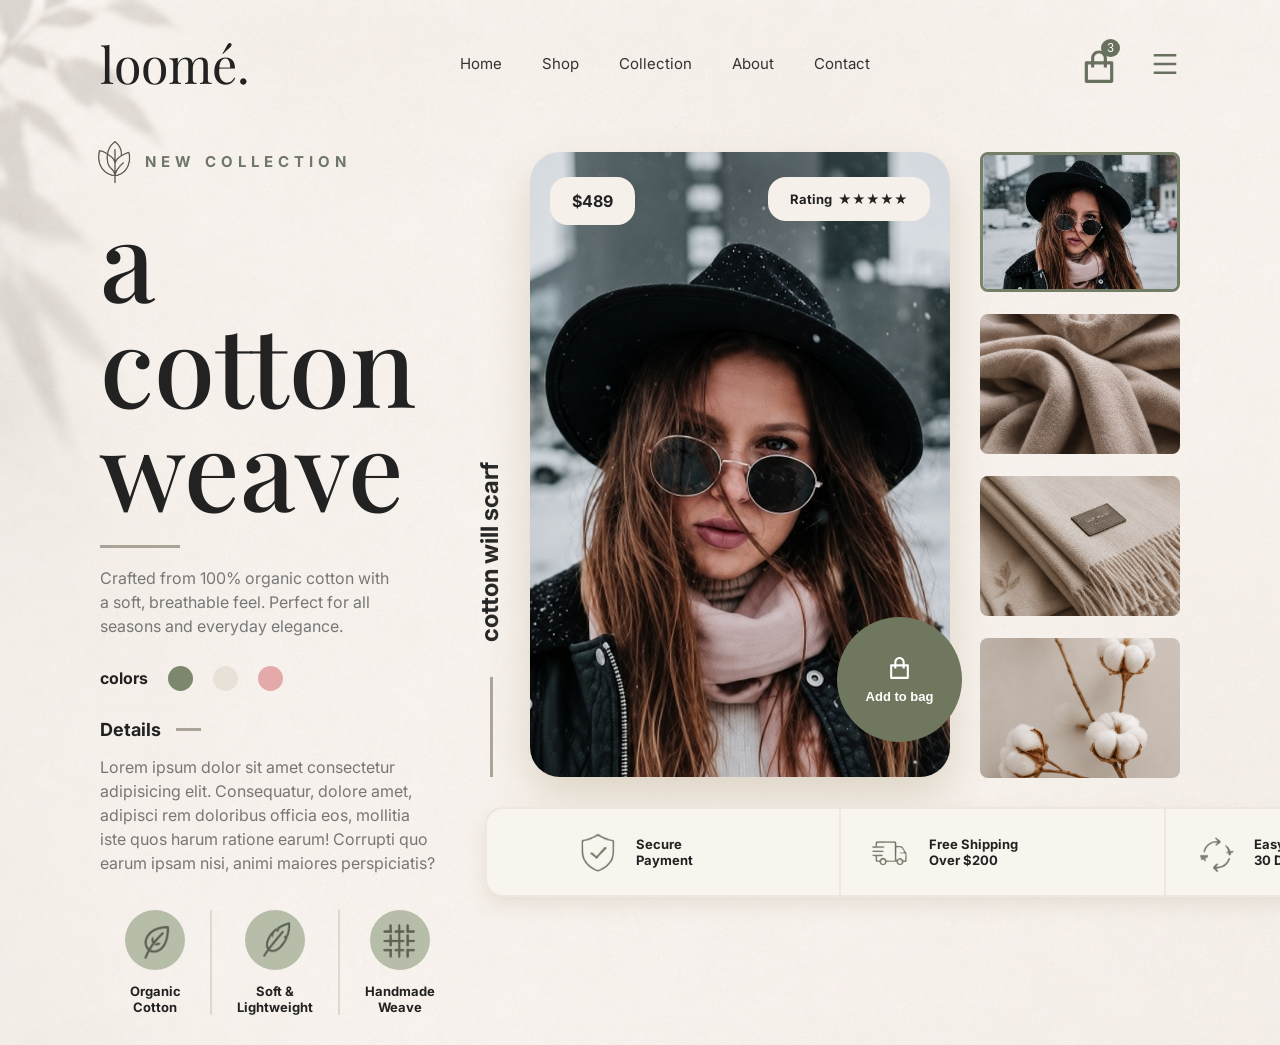
<file: A1/index.html>
<!doctype html>
<html lang="en">
  <head>
    <meta charset="UTF-8" />
    <meta name="viewport" content="width=device-width, initial-scale=1.0" />
    <title>Loome Cotton Scarf</title>
    <link rel="stylesheet" href="style.css" />
  </head>
  <body>
    <main class="page-shell">
      <!-- nav part starts here -->
      <nav class="site-nav" aria-label="Primary navigation">
        <a class="logo" href="#">loomé.</a>

        <div class="nav-links">
          <a href="#">Home</a>
          <a href="#">Shop</a>
          <a href="#">Collection</a>
          <a href="#">About</a>
          <a href="#">Contact</a>
        </div>

        <div class="nav-actions">
          <button class="icon-btn" aria-label="Shopping bag">
            <img
              id="bag-icon"
              src="./shopping-bag-line.svg"
              alt="Shopping bag icon"
            />
            <span class="bag-count">3</span>
          </button>
          <button class="icon-btn" aria-label="Open menu">
            <img id="menu-icon" src="./menu-line.svg" alt="Menu icon" />
          </button>
        </div>
      </nav>
      <!-- nav part ends here -->

      <section class="hero" aria-label="Cotton scarf product">
        <!-- aside/text part starts here -->
        <aside class="product-copy">
          <p class="leaf">
            <img src="leaf.png" alt="" />
            New collection
          </p>

          <h1>
            a cotton <br />
            weave
          </h1>
          <span class="title-rule"></span>
          <p class="summary">
            Crafted from 100% organic cotton with <br />
            a soft, breathable feel. Perfect for all <br />
            seasons and everyday elegance.
          </p>

          <div class="color-row" aria-label="Available colors">
            <strong>colors</strong>
            <button class="swatch olive" aria-label="Olive"></button>
            <button class="swatch linen" aria-label="Linen"></button>
            <button class="swatch blush" aria-label="Blush"></button>
          </div>

          <div class="details">
            <div class="details-top">
              <h2>Details</h2>
              <span></span>
            </div>
            <p>
              Lorem ipsum dolor sit amet consectetur <br />
              adipisicing elit. Consequatur, dolore amet,<br />
              adipisci rem doloribus officia eos, mollitia<br />
              iste quos harum ratione earum! Corrupti quo<br />
              earum ipsam nisi, animi maiores perspiciatis?
            </p>
          </div>

          <div class="feature-row">
            <article>
              <img src="leaf_2.png" alt="leaf" />
              <p>Organic<br />Cotton</p>
            </article>
            <article>
              <img src="feather.png" alt="" />
              <p>Soft &<br />Lightweight</p>
            </article>
            <article>
              <img src="grid.png" alt="" />
              <p>Handmade<br />Weave</p>
            </article>
          </div>
        </aside>
        <!-- aside/text part ends here -->

        <!-- gallery/image part starts here -->
        <section class="gallery">
          <p class="side-label">cotton will scarf</p>
          <span class="side-line"></span>

          <div class="image-card">
            <img src="./a1image.png" alt="Woman wearing a cotton scarf" />
            <span class="price">$489</span>
            <span class="rating">Rating&nbsp;&nbsp;★★★★★</span>
            <button class="add-bag" type="button">
              <img src="./bagwhite.svg" alt="shopping bag icon" />
              Add to bag
            </button>
          </div>

          <div class="thumb-strip" aria-label="Product previews">
            <button class="thumb active">
              <img src="./a1image.png" alt="Scarf styled portrait" />
            </button>
            <button class="thumb">
              <img src="./cloth1.png" alt="Folded cotton fabric" />
            </button>
            <button class="thumb">
              <img src="./cloth2.png" alt="Woven cotton detail" />
            </button>
            <button class="thumb">
              <img src="./cottonplant.png" alt="Cotton plant detail" />
            </button>
          </div>

          <section class="trust-bar" aria-label="Shopping benefits">
            <article>
              <img src="Secure.png" alt="" />
              <p>Secure<br />Payment</p>
            </article>
            <article>
              <img src="Truck.png" alt="" />
              <p>Free Shipping<br />Over $200</p>
            </article>
            <article>
              <img src="Return.png" alt="" />
              <p>Easy Returns<br />30 Days</p>
            </article>
          </section>
        </section>
        <!-- gallery/image part ends here -->
      </section>
    </main>
  </body>
</html>
</file>
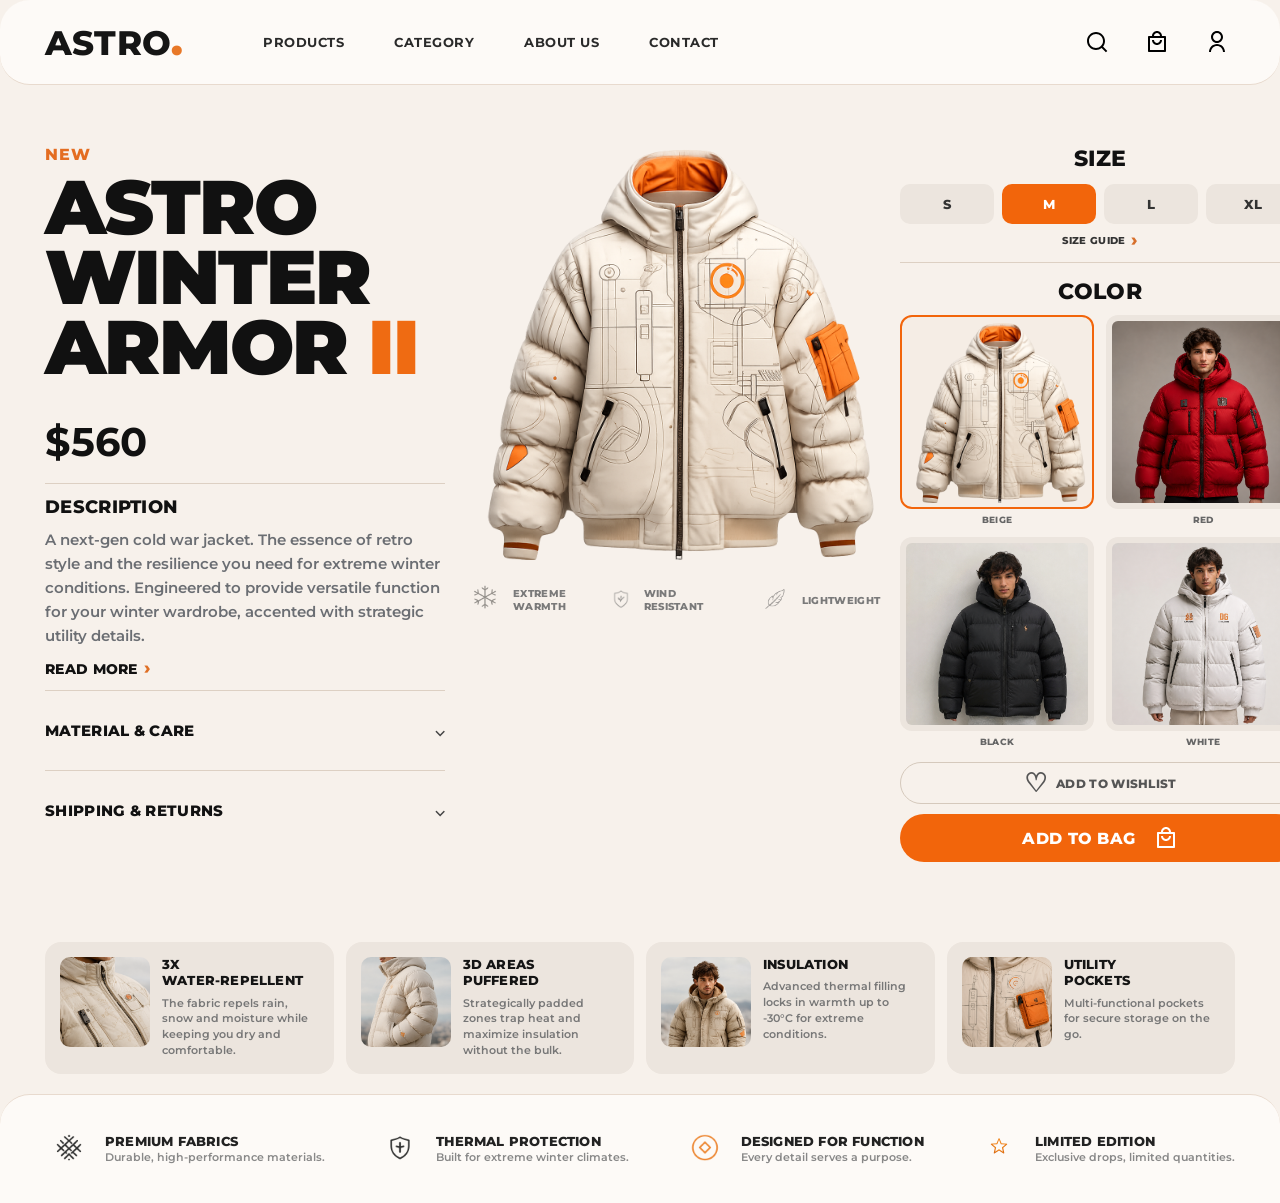
<file: A2/index.htm>
<!doctype html>
<html lang="en">
  <head>
    <meta charset="UTF-8" />
    <meta name="viewport" content="width=device-width, initial-scale=1.0" />
    <title>ASTRO - Winter Armor II</title>
    <meta name="description" content="ASTRO Winter Armor II - Next-gen cold war jacket for extreme winter conditions." />
    <link rel="preconnect" href="https://fonts.googleapis.com" />
    <link rel="preconnect" href="https://fonts.gstatic.com" crossorigin />
    <link href="https://fonts.googleapis.com/css2?family=Montserrat:wght@400;500;600;700;800;900&display=swap" rel="stylesheet" />
    <link rel="stylesheet" href="style.css" />
  </head>
  <body>
    <div class="page">

      <!-- Header navigation -->
      <nav>
        <div class="nav-left">
          <div class="logo">ASTRO<span class="logo-dot">.</span></div>
          <div class="nav-links">
            <a href="#">PRODUCTS</a>
            <a href="#">CATEGORY</a>
            <a href="#">ABOUT US</a>
            <a href="#">CONTACT</a>
          </div>
        </div>
        <div class="nav-icons">
          <button><img src="images/search-line.svg" alt="Search" /></button>
          <button><img src="images/shopping-bag-4-line.svg" alt="Cart" /></button>
          <button><img src="images/user-line.svg" alt="Profile" /></button>
        </div>
      </nav>

      <!-- Product hero section -->
      <section class="hero">

        <!-- Product details -->
        <div class="hero-left">
          <p class="label-new">NEW</p>
          <h1>ASTRO<br>WINTER<br>ARMOR <span class="accent">II</span></h1>
          <p class="price">$560</p>
          <hr class="divider" />
          <div class="desc">
            <h2>DESCRIPTION</h2>
            <p>A next-gen cold war jacket. The essence of retro style and the resilience you need for extreme winter conditions. Engineered to provide versatile function for your winter wardrobe, accented with strategic utility details.</p>
            <a href="#" class="read-more">READ MORE <span>›</span></a>
          </div>
          <hr class="divider" />
          <div class="accordion-row">
            <h2>MATERIAL &amp; CARE</h2>
            <span class="arrow-down">⌵</span>
          </div>
          <hr class="divider" />
          <div class="accordion-row">
            <h2>SHIPPING &amp; RETURNS</h2>
            <span class="arrow-down">⌵</span>
          </div>
        </div>

        <!-- Product image and benefits -->
        <div class="hero-center">
          <div class="jacket-wrap">
            <img src="images/Main.png" alt="Astro Winter Armor II Jacket" class="jacket-img" />
          </div>
          <div class="feature-strip">
            <div class="feat">
              <img src="images/Main-icon-1.png" alt="" class="feat-icon" />
              <span>EXTREME WARMTH</span>
            </div>
            <div class="feat">
              <img src="images/Main-icon-2.png" alt="" class="feat-icon" />
              <span>WIND RESISTANT</span>
            </div>
            <div class="feat">
              <img src="images/Main-icon-3.png" alt="" class="feat-icon" />
              <span>LIGHTWEIGHT</span>
            </div>
          </div>
        </div>

        <!-- Purchase options -->
        <div class="hero-right">
          <h2 class="opt-title">SIZE</h2>
          <div class="size-row">
            <button class="size-btn">S</button>
            <button class="size-btn active">M</button>
            <button class="size-btn">L</button>
            <button class="size-btn">XL</button>
          </div>
          <a href="#" class="guide-link">SIZE GUIDE <span>›</span></a>
          <hr class="divider-r" />
          <h2 class="opt-title">COLOR</h2>
          <div class="color-grid">
            <div class="color-card active">
              <img src="images/Main.png" alt="Beige" />
              <span>BEIGE</span>
            </div>
            <div class="color-card">
              <img src="images/Right2.png" alt="Red" />
              <span>RED</span>
            </div>
            <div class="color-card">
              <img src="images/Right3.png" alt="Black" />
              <span>BLACK</span>
            </div>
            <div class="color-card">
              <img src="images/Right4.png" alt="White" />
              <span>WHITE</span>
            </div>
          </div>
          <button class="btn-wishlist"><span class="heart-icon">♡</span> &nbsp;ADD TO WISHLIST</button>
          <button class="btn-bag">ADD TO BAG &nbsp;<img src="images/shopping-bag-4-line.svg" alt="" class="btn-icon" /></button>
        </div>
      </section>

      <!-- Feature cards -->
      <section class="features">
        <div class="f-card">
          <img src="images/Down1.png" alt="Water repellent" />
          <div class="f-text">
            <h3>3X<br>WATER-REPELLENT</h3>
            <p>The fabric repels rain, snow and moisture while keeping you dry and comfortable.</p>
          </div>
        </div>
        <div class="f-card">
          <img src="images/Down2.png" alt="3D puffered" />
          <div class="f-text">
            <h3>3D AREAS<br>PUFFERED</h3>
            <p>Strategically padded zones trap heat and maximize insulation without the bulk.</p>
          </div>
        </div>
        <div class="f-card">
          <img src="images/Down3.png" alt="Insulation" />
          <div class="f-text">
            <h3>INSULATION</h3>
            <p>Advanced thermal filling locks in warmth up to -30°C for extreme conditions.</p>
          </div>
        </div>
        <div class="f-card">
          <img src="images/Down4.png" alt="Utility pockets" />
          <div class="f-text">
            <h3>UTILITY<br>POCKETS</h3>
            <p>Multi-functional pockets for secure storage on the go.</p>
          </div>
        </div>
      </section>

      <!-- Product highlights -->
      <section class="highlights">
        <div class="h-item">
          <img src="images/Bottom-1.png" alt="" class="h-icon" />
          <div>
            <h4>PREMIUM FABRICS</h4>
            <p>Durable, high-performance materials.</p>
          </div>
        </div>
        <div class="h-item">
          <img src="images/Bottom-2.png" alt="" class="h-icon" />
          <div>
            <h4>THERMAL PROTECTION</h4>
            <p>Built for extreme winter climates.</p>
          </div>
        </div>
        <div class="h-item">
          <img src="images/Bottom-3.png" alt="" class="h-icon" />
          <div>
            <h4>DESIGNED FOR FUNCTION</h4>
            <p>Every detail serves a purpose.</p>
          </div>
        </div>
        <div class="h-item">
          <img src="images/Bottom-4.png" alt="" class="h-icon" />
          <div>
            <h4>LIMITED EDITION</h4>
            <p>Exclusive drops, limited quantities.</p>
          </div>
        </div>
      </section>

    </div>
  </body>
</html>
</file>
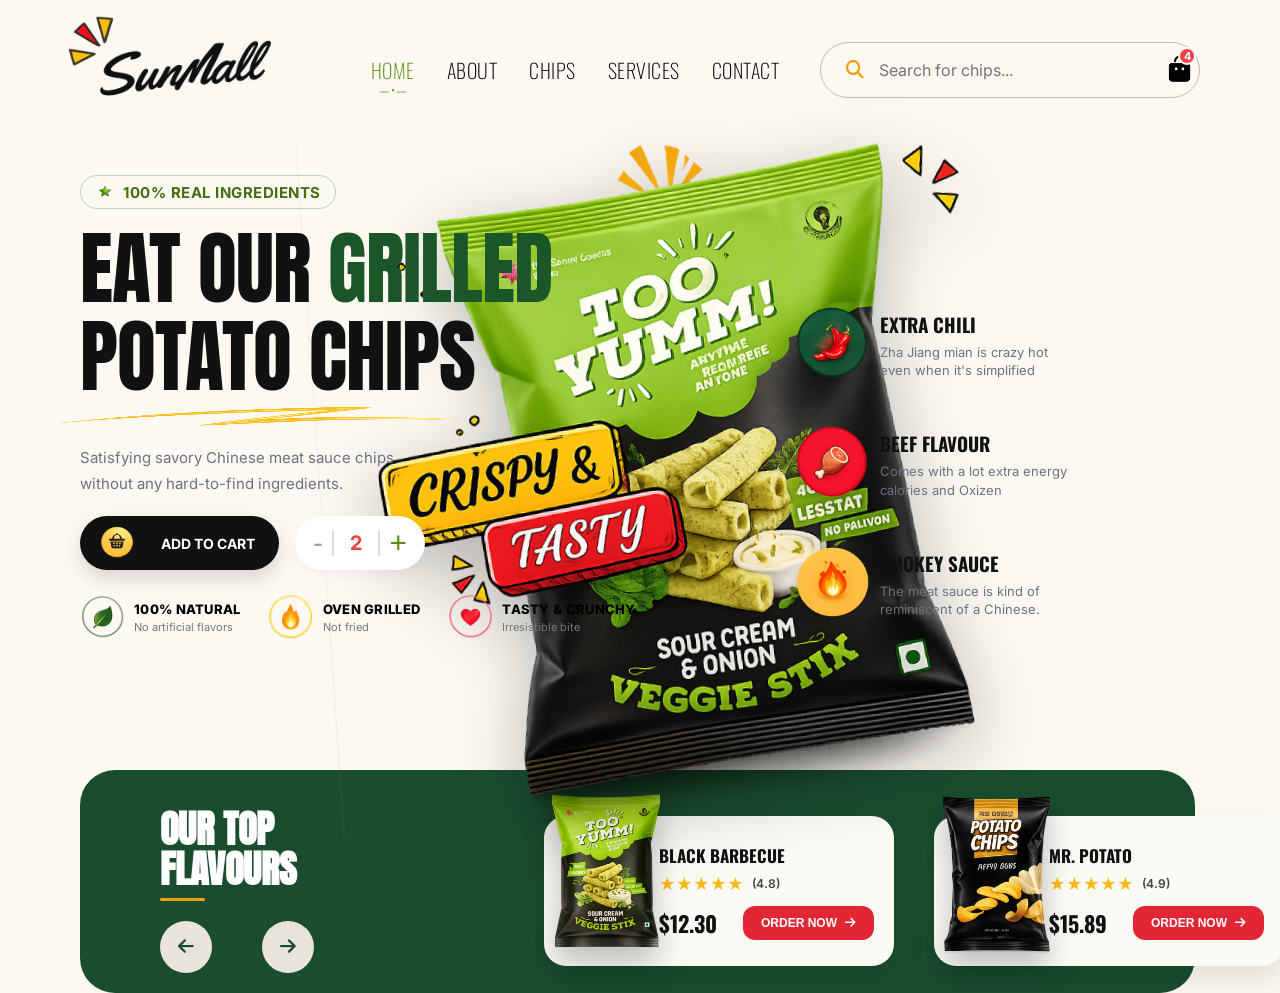
<file: A3/index.html>
<!DOCTYPE html>
<html lang="en">
<head>
    <meta charset="UTF-8">
    <meta name="viewport" content="width=device-width, initial-scale=1.0">
    <title>SunMall - Too Yumm Potato Chips</title>
    <link rel="stylesheet" href="style.css">
    <link href="https://fonts.googleapis.com/css2?family=Anton&family=Oswald:wght@400;500;600;700&family=Inter:wght@400;500;600;700;800&display=swap" rel="stylesheet">
    <link rel="stylesheet" href="https://cdnjs.cloudflare.com/ajax/libs/font-awesome/6.5.0/css/all.min.css">
</head>
<body>


    <!-- Header navigation and search controls -->
    <header>
        <div class="logo">
            <img src="Images/Logo.png" alt="SunMall Logo">
        </div>
        <nav class="main-nav">
            <ul>
                <li><a href="#" class="active">HOME</a></li>
                <li><a href="#">ABOUT</a></li>
                <li><a href="#">CHIPS</a></li>
                <li><a href="#">SERVICES</a></li>
                <li><a href="#">CONTACT</a></li>
            </ul>
        </nav>
        <div class="search-container">
            <i class="fa-solid fa-magnifying-glass search-icon"></i>
            <input type="text" placeholder="Search for chips...">
            <div class="search-divider"></div>
            <div class="cart-icon-wrap">
                <img src="Images/Nav-Icon-2.png" alt="Cart">
                <span class="badge">4</span>
            </div>
        </div>
    </header>

    <!-- Main product hero section -->
    <section class="hero">

        <!-- Left hero content and purchase controls -->
        <div class="hero-left">
            <div class="real-badge">
                <img src="Images/Star.png" alt="star"> 100% REAL INGREDIENTS
            </div>
            <h1 class="hero-heading">
                EAT OUR <span class="green">GRILLED</span><br>POTATO CHIPS
            </h1>
            <img src="./Images/Line.png" alt="Line">
            <p class="hero-sub">Satisfying savory Chinese meat sauce chips<br>without any hard-to-find ingredients.</p>

            <div class="action-row">
                <button class="cart-btn-main">
                    <span class="cart-icon-circle">
                        <img src="Images/Bag.png" alt="bag">
                    </span>
                    ADD TO CART
                </button>
                <div class="qty-ctrl">
                    <button class="minus">-</button>
                    <span>2</span>
                    <button class="plus">+</button>
                </div>
            </div>

            <div class="feature-row">
                <div class="feature-item">
                    <div class="fi-icon"><img src="Images/Left-1.png" alt="natural"></div>
                    <div>
                        <strong>100% NATURAL</strong>
                        <p>No artificial flavors</p>
                    </div>
                </div>
                <div class="feature-item">
                    <div class="fi-icon"><img src="Images/Left-2.png" alt="grilled"></div>
                    <div>
                        <strong>OVEN GRILLED</strong>
                        <p>Not fried</p>
                    </div>
                </div>
                <div class="feature-item">
                    <div class="fi-icon"><img src="Images/Left-3.png" alt="crunchy"></div>
                    <div>
                        <strong>TASTY &amp; CRUNCHY</strong>
                        <p>Irresistible bite</p>
                    </div>
                </div>
            </div>
        </div>

        <!-- Center product pack image -->
        <div class="packet-zone">
            <img src="Images/Main.png" alt="Too Yumm Veggie Stix" class="main-bag">
        </div>

        <!-- Right-side product highlights -->
        <div class="hero-right">
            <div class="side-item">
                <div class="side-circle green-bg">
                    <img src="Images/Right-1.png" alt="Extra Chili">
                </div>
                <div class="side-text">
                    <strong>EXTRA CHILI</strong>
                    <p>Zha Jiang mian is crazy hot even when it's simplified</p>
                </div>
            </div>
            <div class="side-item">
                <div class="side-circle red-bg">
                    <img src="Images/Right-2.png" alt="Beef Flavour">
                </div>
                <div class="side-text">
                    <strong>BEEF FLAVOUR</strong>
                    <p>Comes with a lot extra energy calories and Oxizen</p>
                </div>
            </div>
            <div class="side-item">
                <div class="side-circle amber-bg">
                    <img src="Images/Right-3.png" alt="Smokey Sauce">
                </div>
                <div class="side-text">
                    <strong>SMOKEY SAUCE</strong>
                    <p>The meat sauce is kind of reminiscent of a Chinese.</p>
                </div>
            </div>
        </div>
    </section>

    <!-- Featured flavour cards -->
    <section class="bottom-bar">
        <div class="flavours-label">
            <h2>OUR TOP<br>FLAVOURS</h2>
            <hr>
            <div class="arrows">
                <button aria-label="Previous Flavor"><i class="fa-solid fa-arrow-left"></i></button>
                <button class="arr-active" aria-label="Next Flavor"><i class="fa-solid fa-arrow-right"></i></button>
            </div>
        </div>
        <div class="cards-track">

            <div class="prod-card">
                <div class="prod-img"><img src="Images/Down-1.png" alt="Black Barbecue"></div>
                <div class="prod-info">
                    <h3>BLACK BARBECUE</h3>
                    <div class="stars">★★★★★ <span>(4.8)</span></div>
                    <div class="price-row">
                        <span class="price">$12.30</span>
                        <button class="order-now">ORDER NOW <i class="fa-solid fa-arrow-right"></i></button>
                    </div>
                </div>
            </div>

            <div class="prod-card">
                <div class="prod-img"><img src="Images/Down-2.png" alt="Mr. Potato"></div>
                <div class="prod-info">
                    <h3>MR. POTATO</h3>
                    <div class="stars">★★★★★ <span>(4.9)</span></div>
                    <div class="price-row">
                        <span class="price">$15.89</span>
                        <button class="order-now">ORDER NOW <i class="fa-solid fa-arrow-right"></i></button>
                    </div>
                </div>
            </div>

            <div class="prod-card">
                <div class="prod-img"><img src="Images/Down-3.png" alt="Tom Yomm"></div>
                <div class="prod-info">
                    <h3>TOM YOMM</h3>
                    <div class="stars">★★★★★ <span>(4.7)</span></div>
                    <div class="price-row">
                        <span class="price">$11.50</span>
                        <button class="order-now">ORDER NOW <i class="fa-solid fa-arrow-right"></i></button>
                    </div>
                </div>
            </div>

        </div>
    </section>


</body>
</html>
</file>
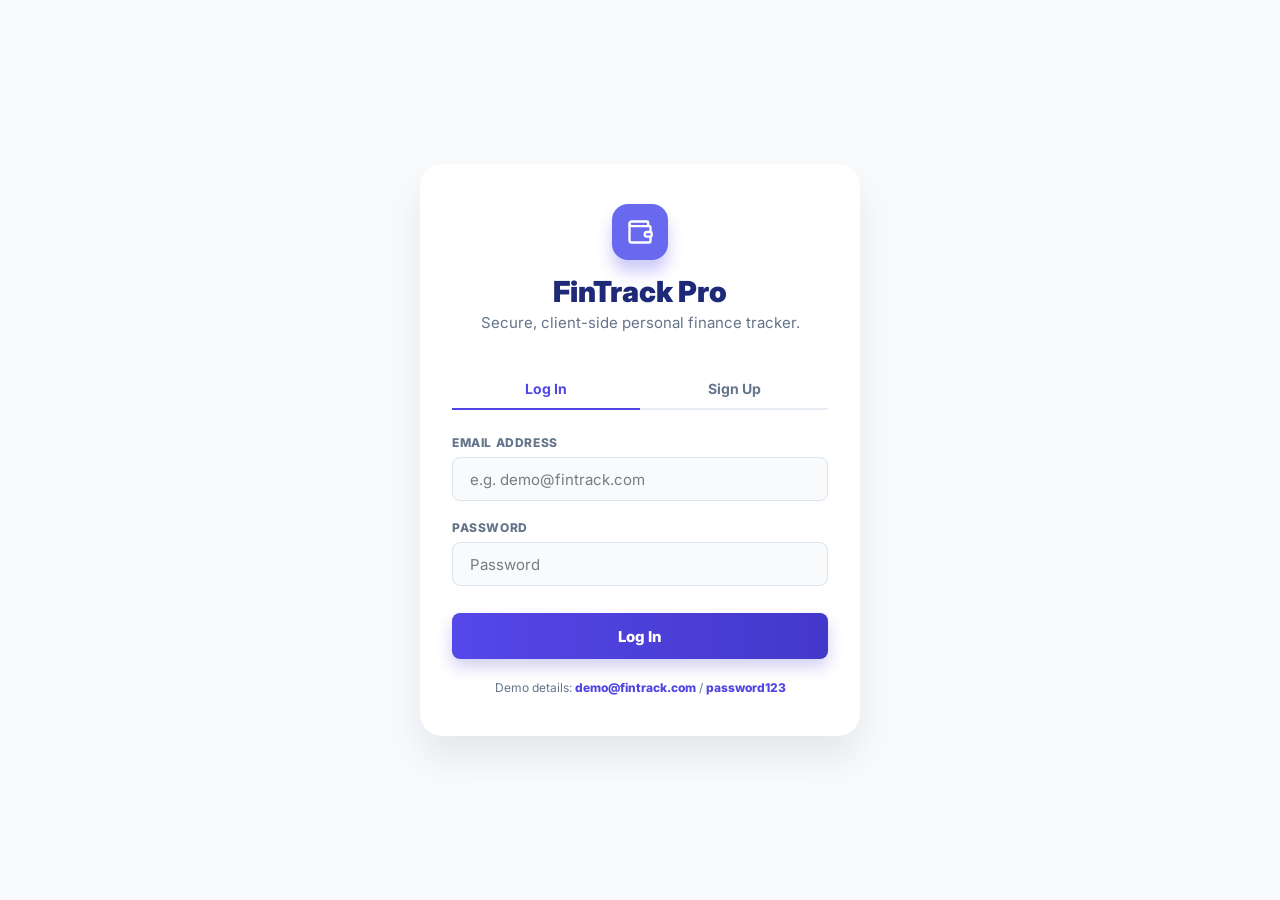
<file: A8/Index.html>
<!doctype html>
<html lang="en">

<head>
  <meta charset="UTF-8" />
  <meta name="viewport" content="width=device-width, initial-scale=1.0" />
  <title>FinTrack Pro</title>

  <link rel="stylesheet" href="style.css" />

  <link rel="preconnect" href="https://fonts.googleapis.com" />
  <link rel="preconnect" href="https://fonts.gstatic.com" crossorigin />
  <link href="https://fonts.googleapis.com/css2?family=Inter:wght@300;400;500;600;700;800&display=swap"
    rel="stylesheet" />
</head>

<body>
  <div class="container" id="authView">
    <div class="login-card">
      <div class="header">
        <div class="logo">
          <svg xmlns="http://www.w3.org/2000/svg" width="24" height="24" viewBox="0 0 24 24" fill="none"
            stroke="currentColor" stroke-width="2" stroke-linecap="round" stroke-linejoin="round"
            class="lucide lucide-wallet-icon lucide-wallet">
            <path
              d="M19 7V4a1 1 0 0 0-1-1H5a2 2 0 0 0 0 4h15a1 1 0 0 1 1 1v4h-3a2 2 0 0 0 0 4h3a1 1 0 0 0 1-1v-2a1 1 0 0 0-1-1" />
            <path d="M3 5v14a2 2 0 0 0 2 2h15a1 1 0 0 0 1-1v-4" />
          </svg>
        </div>

        <h1>FinTrack Pro</h1>

        <p class="subtitle">Secure, client-side personal finance tracker.</p>
      </div>

      <div class="tabs">
        <button class="active" type="button" data-tab="login">Log In</button>
        <button type="button" data-tab="signup">Sign Up</button>
      </div>

      <form>
        <div class="error-box" id="errorBox" hidden>
          <svg xmlns="http://www.w3.org/2000/svg" width="24" height="24" viewBox="0 0 24 24" fill="none"
            stroke="currentColor" stroke-width="2" stroke-linecap="round" stroke-linejoin="round"
            class="lucide lucide-triangle-alert-icon lucide-triangle-alert">
            <path d="m21.73 18-8-14a2 2 0 0 0-3.48 0l-8 14A2 2 0 0 0 4 21h16a2 2 0 0 0 1.73-3" />
            <path d="M12 9v4" />
            <path d="M12 17h.01" />
          </svg>
          <p>Please check your email or password. It is wrong.</p>
        </div>

        <div class="input-group">
          <label for="email">Email Address</label>
          <input id="email" type="email" placeholder="e.g. demo@fintrack.com" />
        </div>

        <div class="input-group">
          <label for="password">Password</label>
          <input id="password" type="password" placeholder="Password" />
        </div>

        <div class="input-group signup-field" hidden>
          <label for="confirmPassword">Confirm Password</label>
          <input id="confirmPassword" type="password" placeholder="Confirm Password" />
        </div>

        <button class="login-btn" id="submitButton">Log In</button>
      </form>

      <p class="demo">
        Demo details:
        <span>demo@fintrack.com</span> /
        <span>password123</span>
      </p>
    </div>

    <div class="success-modal" id="successModal" hidden>
      <div class="success-box">
        <p>Your account is created successfully.</p>
        <button type="button" id="successOkButton">OK</button>
      </div>
    </div>
  </div>

  <!-- Dashboard Layout -->
  <div class="dashboard-layout" id="dashboardLayout" style="display: none;">
    <!-- Header -->
    <header class="dashboard-header">
      <div class="header-brand">
        <svg xmlns="http://www.w3.org/2000/svg" width="24" height="24" viewBox="0 0 24 24" fill="none"
          stroke="currentColor" stroke-width="2.5" stroke-linecap="round" stroke-linejoin="round"
          class="lucide lucide-wallet">
          <path
            d="M19 7V4a1 1 0 0 0-1-1H5a2 2 0 0 0 0 4h15a1 1 0 0 1 1 1v4h-3a2 2 0 0 0 0 4h3a1 1 0 0 0 1-1v-2a1 1 0 0 0-1-1" />
          <path d="M3 5v14a2 2 0 0 0 2 2h15a1 1 0 0 0 1-1v-4" />
        </svg>
        FinTrack Pro
      </div>

      <nav class="header-tabs">
        <button class="active" id="tabDashboardBtn">
          <svg xmlns="http://www.w3.org/2000/svg" width="16" height="16" viewBox="0 0 24 24" fill="none"
            stroke="currentColor" stroke-width="2" stroke-linecap="round" stroke-linejoin="round"
            class="lucide lucide-layout-dashboard">
            <rect width="7" height="9" x="3" y="3" rx="1" />
            <rect width="7" height="5" x="14" y="3" rx="1" />
            <rect width="7" height="9" x="14" y="10" rx="1" />
            <rect width="7" height="5" x="3" y="14" rx="1" />
          </svg>
          Dashboard
          <span class="tab-badge" id="tabBadge">0</span>
        </button>
        <button id="tabSettingsBtn">
          <svg xmlns="http://www.w3.org/2000/svg" width="16" height="16" viewBox="0 0 24 24" fill="none"
            stroke="currentColor" stroke-width="2" stroke-linecap="round" stroke-linejoin="round"
            class="lucide lucide-settings">
            <path
              d="M12.22 2h-.44a2 2 0 0 0-2 2v.18a2 2 0 0 1-1 1.73l-.43.25a2 2 0 0 1-2 0l-.15-.08a2 2 0 0 0-2.73.73l-.22.38a2 2 0 0 0 .73 2.73l.15.1a2 2 0 0 1 1 1.72v.51a2 2 0 0 1-1 1.74l-.15.09a2 2 0 0 0-.73 2.73l.22.38a2 2 0 0 0 2.73.73l.15-.08a2 2 0 0 1 2 0l.43.25a2 2 0 0 1 1 1.73V20a2 2 0 0 0 2 2h.44a2 2 0 0 0 2-2v-.18a2 2 0 0 1 1-1.73l.43-.25a2 2 0 0 1 2 0l.15.08a2 2 0 0 0 2.73-.73l.22-.39a2 2 0 0 0-.73-2.73l-.15-.08a2 2 0 0 1-1-1.74v-.5a2 2 0 0 1 1-1.74l.15-.1a2 2 0 0 0 .73-2.73l-.22-.38a2 2 0 0 0-2.73-.73l-.15.08a2 2 0 0 1-2 0l-.43-.25a2 2 0 0 1-1-1.73V4a2 2 0 0 0-2-2z" />
            <circle cx="12" cy="12" r="3" />
          </svg>
          Settings
        </button>
      </nav>

      <div class="header-user">
        <span class="user-welcome">Hello, <strong id="usernameDisplay">demo</strong>!</span>
        <button class="btn-primary" id="openAddModalBtn">
          <svg xmlns="http://www.w3.org/2000/svg" width="16" height="16" viewBox="0 0 24 24" fill="none"
            stroke="currentColor" stroke-width="2.5" stroke-linecap="round" stroke-linejoin="round"
            class="lucide lucide-plus">
            <path d="M5 12h14" />
            <path d="M12 5v14" />
          </svg>
          Add Transaction
        </button>
        <button class="btn-logout" id="logoutBtn" title="Log Out">
          <svg xmlns="http://www.w3.org/2000/svg" width="18" height="18" viewBox="0 0 24 24" fill="none"
            stroke="currentColor" stroke-width="2" stroke-linecap="round" stroke-linejoin="round"
            class="lucide lucide-log-out">
            <path d="M9 21H5a2 2 0 0 1-2-2V5a2 2 0 0 1 2-2h4" />
            <polyline points="16 17 21 12 16 7" />
            <line x1="21" x2="9" y1="12" y2="12" />
          </svg>
        </button>
      </div>
    </header>

    <!-- Main Section -->
    <main class="dashboard-main">

      <!-- Dashboard View -->
      <div id="dashboardView" style="display: flex; flex-direction: column; gap: 28px;">
        <!-- Alert Banner -->
        <div class="error-box" id="expenseAlertBanner"
          style="display: none; margin-bottom: 0; text-align: left; justify-items: start; background: #fffbeb; border-color: #fde68a; color: #b45309; flex-direction: row; align-items: center; gap: 12px; padding: 14px 18px;">
          <svg xmlns="http://www.w3.org/2000/svg" width="24" height="24" viewBox="0 0 24 24" fill="none"
            stroke="currentColor" stroke-width="2" stroke-linecap="round" stroke-linejoin="round"
            class="lucide lucide-triangle-alert" style="color: #d97706; flex-shrink: 0;">
            <path d="m21.73 18-8-14a2 2 0 0 0-3.48 0l-8 14A2 2 0 0 0 4 21h16a2 2 0 0 0 1.73-3" />
            <path d="M12 9v4" />
            <path d="M12 17h.01" />
          </svg>
          <p style="color: #92400e; font-weight: 700; font-size: 13px; margin: 0;">Warning: You have exceeded your
            monthly expense limit of <span id="alertLimitValue">₹1,000.00</span>!</p>
        </div>

        <!-- Metrics Cards -->
        <div class="metrics-grid">
          <div class="metric-card purple">
            <div class="metric-info">
              <p>Current Balance</p>
              <strong id="metricBalance">₹0.00</strong>
            </div>
            <div class="metric-icon">
              <svg xmlns="http://www.w3.org/2000/svg" width="20" height="20" viewBox="0 0 24 24" fill="none"
                stroke="currentColor" stroke-width="2" stroke-linecap="round" stroke-linejoin="round">
                <path
                  d="M19 7V4a1 1 0 0 0-1-1H5a2 2 0 0 0 0 4h15a1 1 0 0 1 1 1v4h-3a2 2 0 0 0 0 4h3a1 1 0 0 0 1-1v-2a1 1 0 0 0-1-1" />
                <path d="M3 5v14a2 2 0 0 0 2 2h15a1 1 0 0 0 1-1v-4" />
              </svg>
            </div>
          </div>

          <div class="metric-card green">
            <div class="metric-info">
              <p>Total Income</p>
              <strong id="metricIncome">₹0.00</strong>
            </div>
            <div class="metric-icon">
              <svg xmlns="http://www.w3.org/2000/svg" width="20" height="20" viewBox="0 0 24 24" fill="none"
                stroke="currentColor" stroke-width="2.5" stroke-linecap="round" stroke-linejoin="round"
                class="lucide lucide-trending-up">
                <polyline points="22 7 13.5 15.5 8.5 10.5 2 17" />
                <polyline points="16 7 22 7 22 13" />
              </svg>
            </div>
          </div>

          <div class="metric-card red">
            <div class="metric-info">
              <p>Total Expense</p>
              <strong id="metricExpense">₹0.00</strong>
            </div>
            <div class="metric-icon">
              <svg xmlns="http://www.w3.org/2000/svg" width="20" height="20" viewBox="0 0 24 24" fill="none"
                stroke="currentColor" stroke-width="2.5" stroke-linecap="round" stroke-linejoin="round"
                class="lucide lucide-trending-down">
                <polyline points="22 17 13.5 8.5 8.5 13.5 2 7" />
                <polyline points="16 17 22 17 22 11" />
              </svg>
            </div>
          </div>

          <div class="metric-card blue">
            <div class="metric-info">
              <p>Transactions</p>
              <strong id="metricTransactions">0</strong>
            </div>
            <div class="metric-icon">
              <svg xmlns="http://www.w3.org/2000/svg" width="20" height="20" viewBox="0 0 24 24" fill="none"
                stroke="currentColor" stroke-width="2.5" stroke-linecap="round" stroke-linejoin="round"
                class="lucide lucide-activity">
                <path d="M22 12h-4l-3 9L9 3l-3 9H2" />
              </svg>
            </div>
          </div>
        </div>

        <!-- Charts & Categories Section -->
        <div class="charts-grid">
          <div class="chart-card">
            <div class="card-title">
              Cash Flow Trends
              <span>Income vs Expense by Date</span>
            </div>
            <div id="chartContainer"></div>
          </div>

          <div class="category-card">
            <div class="card-title">Spending by Category</div>
            <div id="categoryBreakdownList">
              <div class="empty-category-msg">No spending recorded yet to generate breakdowns.</div>
            </div>
          </div>
        </div>

        <!-- Transactions List Card -->
        <div class="table-card">
          <div class="card-title" style="margin-bottom: 16px;">Transaction History</div>

          <div class="filters-row">
            <div class="filters-left">
              <div class="search-wrapper">
                <svg xmlns="http://www.w3.org/2000/svg" width="16" height="16" viewBox="0 0 24 24" fill="none"
                  stroke="currentColor" stroke-width="2" stroke-linecap="round" stroke-linejoin="round"
                  class="lucide lucide-search">
                  <circle cx="11" cy="11" r="8" />
                  <path d="m21 21-4.3-4.3" />
                </svg>
                <input type="text" id="searchDescription" placeholder="Search description..." />
              </div>

              <select id="filterCategory" class="category-select">
                <option value="All">All Categories</option>
                <option value="Food">Food</option>
                <option value="Rent">Rent</option>
                <option value="Utilities">Utilities</option>
                <option value="Entertainment">Entertainment</option>
                <option value="Bills">Bills</option>
                <option value="Salary">Salary</option>
                <option value="Other">Other</option>
              </select>

              <div class="filter-btn-group">
                <button class="active" id="filterAllBtn">All</button>
                <button id="filterIncomeBtn">Income</button>
                <button id="filterExpenseBtn">Expenses</button>
              </div>
            </div>

            <button class="btn-export" id="exportCsvBtn">
              <svg xmlns="http://www.w3.org/2000/svg" width="16" height="16" viewBox="0 0 24 24" fill="none"
                stroke="currentColor" stroke-width="2" stroke-linecap="round" stroke-linejoin="round"
                class="lucide lucide-download">
                <path d="M21 15v4a2 2 0 0 1-2 2H5a2 2 0 0 1-2-2v-4" />
                <polyline points="7 10 12 15 17 10" />
                <line x1="12" x2="12" y1="15" y2="3" />
              </svg>
              Export CSV
            </button>
          </div>

          <!-- Table -->
          <div class="table-wrapper">
            <table class="transactions-table">
              <thead>
                <tr>
                  <th>Date</th>
                  <th>Description</th>
                  <th>Category</th>
                  <th>Type</th>
                  <th>Amount</th>
                  <th>Action</th>
                </tr>
              </thead>
              <tbody id="transactionsTableBody"></tbody>
            </table>
          </div>

          <!-- Empty State for Table -->
          <div class="dashboard-empty-state" id="tableEmptyState" style="display: none;">
            <svg xmlns="http://www.w3.org/2000/svg" width="24" height="24" viewBox="0 0 24 24" fill="none"
              stroke="currentColor" stroke-width="2" stroke-linecap="round" stroke-linejoin="round"
              class="lucide lucide-inbox">
              <polyline points="22 12 16 12 14 15 10 15 8 12 2 12" />
              <path
                d="M5.45 5.11 2 12v6a2 2 0 0 0 2 2h16a2 2 0 0 0 2-2v-6l-3.45-6.89A2 2 0 0 0 16.76 4H7.24a2 2 0 0 0-1.79 1.11z" />
            </svg>
            <h3>No Records Found</h3>
            <p>Try clearing your queries or logging some transactions to populate this board.</p>
          </div>

        </div>
      </div>

      <!-- Settings View -->
      <div class="settings-view" id="settingsView" style="display: none; max-width: 1000px;">
        <h2
          style="font-size: 22px; font-weight: 800; color: #0f172a; margin-bottom: 24px; border-bottom: 1px solid #f1f5f9; padding-bottom: 16px;">
          Preferences & Configuration</h2>

        <div class="settings-container">
          <!-- Left Column -->
          <div class="settings-left">
            <!-- Display Name -->
            <div class="settings-group">
              <label for="settingsDisplayName">Display Name</label>
              <div style="display: flex; gap: 12px; margin-top: 4px;">
                <input type="text" id="settingsDisplayName" placeholder="e.g. Gagandeep"
                  style="height: 40px; margin-top:0;" />
                <button id="btnChangeDisplayName" class="btn-primary"
                  style="justify-content: center; height: 40px;">Save</button>
              </div>
              <div class="subtext">Change your display name shown in the top header.</div>
            </div>

            <!-- Preferred Currency -->
            <div class="settings-group">
              <label for="settingCurrency">Preferred Currency</label>
              <select id="settingCurrency" class="category-select" style="width: 100%; height: 40px; margin-top: 4px;">
                <option value="₹">INR (₹ - Indian Rupee)</option>
                <option value="$">USD ($ - US Dollar)</option>
                <option value="€">EUR (€ - Euro)</option>
                <option value="£">GBP (£ - British Pound)</option>
                <option value="¥">JPY (¥ - Japanese Yen)</option>
              </select>
              <div class="subtext">Updating the currency instantly formats all values. No actual balance values are
                altered.</div>
            </div>

            <!-- Monthly Expense Limit -->
            <div class="settings-group">
              <label for="settingsExpenseLimit">Monthly Expense Limit</label>
              <input type="number" id="settingsExpenseLimit" placeholder="e.g. 1000"
                style="height: 40px; margin-top: 4px;" />
              <div class="subtext">Set a threshold to receive alert banners if monthly expenses overshoot.</div>
            </div>

            <!-- Interface Theme -->
            <div class="settings-group">
              <label>Interface Theme</label>
              <div class="toggle-switch-wrapper">
                <label class="switch">
                  <input type="checkbox" id="settingsDarkModeToggle" />
                  <span class="slider"></span>
                </label>
                <span style="font-size: 14px; font-weight: 600; color: #334155;" id="themeToggleLabel">Enable Dark
                  Mode</span>
              </div>
              <div class="subtext">Seamlessly toggles between premium sleek light and glowing dark configurations.</div>
            </div>

            <!-- Account Security -->
            <div class="settings-group" style="border-top: 1px solid #f1f5f9; padding-top: 20px; margin-top: 10px;">
              <label>Account Security</label>
              <div style="display: grid; gap: 12px; max-width: 320px; margin-top: 8px;">
                <input type="password" id="settingsOldPassword" placeholder="Current Password"
                  style="height: 40px; margin-top:0;" />
                <input type="password" id="settingsNewPassword" placeholder="New Password"
                  style="height: 40px; margin-top:0;" />
                <button id="btnChangePassword" class="btn-primary"
                  style="justify-content: center; height: 40px; margin-top: 4px;">Update Password</button>
              </div>
              <div class="subtext">Change your account password for login authentication.</div>
            </div>
          </div>

          <!-- Right Column -->
          <div class="settings-right">
            <div class="settings-group">
              <h3 style="font-size: 16px; font-weight: 700; color: #ef4444; margin-bottom: 4px;">Danger Zone</h3>
              <div style="font-size: 13px; color: #64748b; line-height: 1.5; margin-bottom: 16px;">
                Wiping the database restores FinTrack Pro to initial empty configurations. All storage data is lost
                permanently.
              </div>
              <button id="btnResetData" class="btn-reset-data">
                <svg xmlns="http://www.w3.org/2000/svg" width="16" height="16" viewBox="0 0 24 24" fill="none"
                  stroke="currentColor" stroke-width="2" stroke-linecap="round" stroke-linejoin="round"
                  class="lucide lucide-trash-2">
                  <path d="M3 6h18" />
                  <path d="M19 6v14c0 1-1 2-2 2H7c-1 0-2-1-2-2V6" />
                  <path d="M8 6V4c0-1 1-2 2-2h4c1 0 2 1 2 2v2" />
                  <line x1="10" x2="10" y1="11" y2="17" />
                  <line x1="14" x2="14" y1="11" y2="17" />
                </svg>
                Reset All Data
              </button>
            </div>
          </div>
        </div>
      </div>

    </main>

    <!-- Add Transaction Modal Overlay -->
    <div class="modal-overlay" id="addTransactionModal">
      <div class="modal-container">
        <div class="modal-header">
          <h3>Add Transaction</h3>
          <button class="modal-close" id="modalCloseBtn">&times;</button>
        </div>
        <div class="modal-body">
          <form id="addTransactionForm">
            <div class="input-group">
              <label for="transDescription">Description</label>
              <input type="text" id="transDescription" placeholder="e.g. Weekly Groceries" required />
            </div>
            <div class="input-group">
              <label for="transAmount">Amount</label>
              <input type="number" id="transAmount" step="0.01" min="0.01" placeholder="0.00" required />
            </div>
            <div class="input-group">
              <label for="transType">Type</label>
              <select id="transType" class="category-select" style="width:100%; height:44px;">
                <option value="expense">Expense</option>
                <option value="income">Income</option>
              </select>
            </div>
            <div class="input-group">
              <label for="transCategory">Category</label>
              <select id="transCategory" class="category-select" style="width:100%; height:44px;">
                <option value="Food">Food</option>
                <option value="Rent">Rent</option>
                <option value="Utilities">Utilities</option>
                <option value="Entertainment">Entertainment</option>
                <option value="Bills">Bills</option>
                <option value="Salary">Salary</option>
                <option value="Other">Other</option>
              </select>
            </div>
            <div class="input-group">
              <label for="transDate">Date</label>
              <input type="date" id="transDate" required />
            </div>
            <div class="modal-footer">
              <button type="button" class="btn-secondary" id="modalCancelBtn">Cancel</button>
              <button type="submit" class="btn-primary">Add</button>
            </div>
          </form>
        </div>
      </div>
    </div>
  </div>

  <script src="script.js"></script>
</body>

</html>
</file>
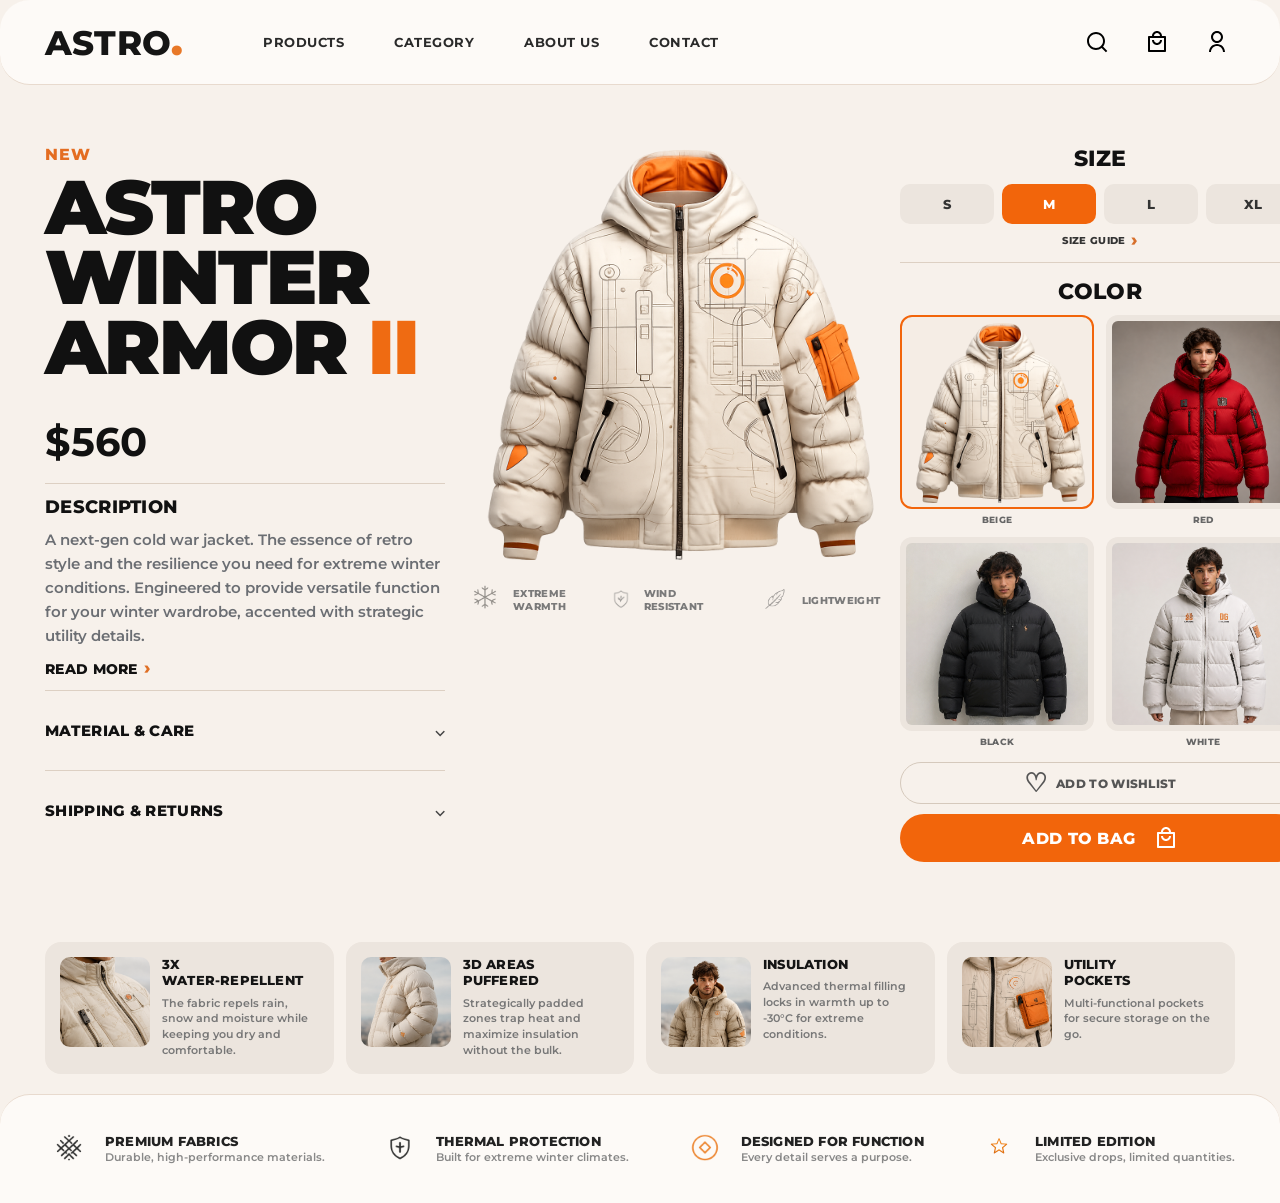
<file: A2/Project-1/index.htm>
<!doctype html>
<html lang="en">
  <head>
    <meta charset="UTF-8" />
    <meta name="viewport" content="width=device-width, initial-scale=1.0" />
    <title>ASTRO - Winter Armor II</title>
    <meta name="description" content="ASTRO Winter Armor II - Next-gen cold war jacket for extreme winter conditions." />
    <link rel="preconnect" href="https://fonts.googleapis.com" />
    <link rel="preconnect" href="https://fonts.gstatic.com" crossorigin />
    <link href="https://fonts.googleapis.com/css2?family=Montserrat:wght@400;500;600;700;800;900&display=swap" rel="stylesheet" />
    <link rel="stylesheet" href="style.css" />
  </head>
  <body>
    <div class="page">

      <!-- ═══ NAVBAR ═══ -->
      <nav>
        <div class="nav-left">
          <div class="logo">ASTRO<span class="logo-dot">.</span></div>
          <div class="nav-links">
            <a href="#">PRODUCTS</a>
            <a href="#">CATEGORY</a>
            <a href="#">ABOUT US</a>
            <a href="#">CONTACT</a>
          </div>
        </div>
        <div class="nav-icons">
          <button><img src="images/search-line.svg" alt="Search" /></button>
          <button><img src="images/shopping-bag-4-line.svg" alt="Cart" /></button>
          <button><img src="images/user-line.svg" alt="Profile" /></button>
        </div>
      </nav>

      <!-- ═══ HERO SECTION ═══ -->
      <section class="hero">

        <!-- LEFT COLUMN -->
        <div class="hero-left">
          <p class="label-new">NEW</p>
          <h1>ASTRO<br>WINTER<br>ARMOR <span class="accent">II</span></h1>
          <p class="price">$560</p>
          <hr class="divider" />
          <div class="desc">
            <h2>DESCRIPTION</h2>
            <p>A next-gen cold war jacket. The essence of retro style and the resilience you need for extreme winter conditions. Engineered to provide versatile function for your winter wardrobe, accented with strategic utility details.</p>
            <a href="#" class="read-more">READ MORE <span>›</span></a>
          </div>
          <hr class="divider" />
          <div class="accordion-row">
            <h2>MATERIAL &amp; CARE</h2>
            <span class="arrow-down">⌵</span>
          </div>
          <hr class="divider" />
          <div class="accordion-row">
            <h2>SHIPPING &amp; RETURNS</h2>
            <span class="arrow-down">⌵</span>
          </div>
        </div>

        <!-- CENTER COLUMN -->
        <div class="hero-center">
          <div class="jacket-wrap">
            <img src="images/Main.png" alt="Astro Winter Armor II Jacket" class="jacket-img" />
          </div>
          <div class="feature-strip">
            <div class="feat">
              <img src="images/Main-icon-1.png" alt="" class="feat-icon" />
              <span>EXTREME WARMTH</span>
            </div>
            <div class="feat">
              <img src="images/Main-icon-2.png" alt="" class="feat-icon" />
              <span>WIND RESISTANT</span>
            </div>
            <div class="feat">
              <img src="images/Main-icon-3.png" alt="" class="feat-icon" />
              <span>LIGHTWEIGHT</span>
            </div>
          </div>
        </div>

        <!-- RIGHT COLUMN -->
        <div class="hero-right">
          <h2 class="opt-title">SIZE</h2>
          <div class="size-row">
            <button class="size-btn">S</button>
            <button class="size-btn active">M</button>
            <button class="size-btn">L</button>
            <button class="size-btn">XL</button>
          </div>
          <a href="#" class="guide-link">SIZE GUIDE <span>›</span></a>
          <hr class="divider-r" />
          <h2 class="opt-title">COLOR</h2>
          <div class="color-grid">
            <div class="color-card active">
              <img src="images/Main.png" alt="Beige" />
              <span>BEIGE</span>
            </div>
            <div class="color-card">
              <img src="images/Right2.png" alt="Red" />
              <span>RED</span>
            </div>
            <div class="color-card">
              <img src="images/Right3.png" alt="Black" />
              <span>BLACK</span>
            </div>
            <div class="color-card">
              <img src="images/Right4.png" alt="White" />
              <span>WHITE</span>
            </div>
          </div>
          <button class="btn-wishlist"><span class="heart-icon">♡</span> &nbsp;ADD TO WISHLIST</button>
          <button class="btn-bag">ADD TO BAG &nbsp;<img src="images/shopping-bag-4-line.svg" alt="" class="btn-icon" /></button>
        </div>
      </section>

      <!-- ═══ FEATURE CARDS ═══ -->
      <section class="features">
        <div class="f-card">
          <img src="images/Down1.png" alt="Water repellent" />
          <div class="f-text">
            <h3>3X<br>WATER-REPELLENT</h3>
            <p>The fabric repels rain, snow and moisture while keeping you dry and comfortable.</p>
          </div>
        </div>
        <div class="f-card">
          <img src="images/Down2.png" alt="3D puffered" />
          <div class="f-text">
            <h3>3D AREAS<br>PUFFERED</h3>
            <p>Strategically padded zones trap heat and maximize insulation without the bulk.</p>
          </div>
        </div>
        <div class="f-card">
          <img src="images/Down3.png" alt="Insulation" />
          <div class="f-text">
            <h3>INSULATION</h3>
            <p>Advanced thermal filling locks in warmth up to -30°C for extreme conditions.</p>
          </div>
        </div>
        <div class="f-card">
          <img src="images/Down4.png" alt="Utility pockets" />
          <div class="f-text">
            <h3>UTILITY<br>POCKETS</h3>
            <p>Multi-functional pockets for secure storage on the go.</p>
          </div>
        </div>
      </section>

      <!-- ═══ BOTTOM HIGHLIGHTS ═══ -->
      <section class="highlights">
        <div class="h-item">
          <img src="images/Bottom-1.png" alt="" class="h-icon" />
          <div>
            <h4>PREMIUM FABRICS</h4>
            <p>Durable, high-performance materials.</p>
          </div>
        </div>
        <div class="h-item">
          <img src="images/Bottom-2.png" alt="" class="h-icon" />
          <div>
            <h4>THERMAL PROTECTION</h4>
            <p>Built for extreme winter climates.</p>
          </div>
        </div>
        <div class="h-item">
          <img src="images/Bottom-3.png" alt="" class="h-icon" />
          <div>
            <h4>DESIGNED FOR FUNCTION</h4>
            <p>Every detail serves a purpose.</p>
          </div>
        </div>
        <div class="h-item">
          <img src="images/Bottom-4.png" alt="" class="h-icon" />
          <div>
            <h4>LIMITED EDITION</h4>
            <p>Exclusive drops, limited quantities.</p>
          </div>
        </div>
      </section>

    </div>
  </body>
</html>
</file>
<file: A1/style.css>
@import url("https://fonts.googleapis.com/css2?family=Playfair+Display:wght@500&family=Inter:wght@500;700&display=swap");

* {
  margin: 0;
  padding: 0;
  box-sizing: border-box;
}

body {
  height: 100%;
  width: 100%;
  background-image: url("./background.png");
  background-size: cover;
  color: #222;
  font-family: Inter, sans-serif;
}

.page-shell {
  padding: 30px 100px;
}

/* nav part starts here */
.site-nav {
  display: flex;
  align-items: center;
  justify-content: space-between;
  margin-bottom: 55px;
}

.logo {
  font-family: "Playfair Display", serif;
  font-size: 50px;
  color: #222;
  text-decoration: none;
}

.nav-links {
  display: flex;
  gap: 40px;
}

.nav-links a {
  color: #333;
  font-size: 15px;
  text-decoration: none;
}

.nav-actions {
  display: flex;
  gap: 40px;
}

.icon-btn {
  width: 30px;
  height: 30px;
  border: 0;
  background: transparent;
  position: relative;
}
#bag-icon {
  width: 125%;
  height: 125%;
}

#menu-icon {
  width: 100%;
  height: 100%;
}

.bag-count {
  position: absolute;
  top: -10px;
  right: -10px;
  background: #68705e;
  color: white;
  border-radius: 50%;
  padding: 2px 6px;
  font-size: 12px;
}
/* nav part ends here */

.hero {
  display: flex;
  gap: 70px;
}

/* aside/text part starts here */
.product-copy {
  position: relative;
  width: 36%;
}

.leaf {
  display: flex;
  align-items: center;
  margin-left: 45px;
  margin-bottom: 35px;
  color: #6f7768;
  font-size: 15px;
  font-weight: 700;
  letter-spacing: 5px;
  text-transform: uppercase;
}

.leaf img {
  position: absolute;
  left: -20px;
  width: 70px;
}

h1 {
  font-family: "Playfair Display", serif;
  font-size: 110px;
  line-height: 0.95;
  font-weight: 500;
}

.title-rule {
  display: block;
  width: 80px;
  height: 3px;
  margin: 25px 0 18px;
  background: #aaa397;
}

.summary,
.details p {
  color: #777;
  font-size: 16px;
  line-height: 1.5;
}

.color-row {
  display: flex;
  align-items: center;
  gap: 20px;
  margin: 28px 0;
  font-weight: 700;
}

.swatch {
  width: 25px;
  height: 25px;
  border: 0;
  border-radius: 50%;
}

.olive {
  background: #7d876d;
}

.linen {
  background: #e7e1d8;
}

.blush {
  background: #e4aaaa;
}

.details-top {
  display: flex;
  align-items: center;
}

.details h2 {
  display: inline-block;
  margin-right: 15px;
  font-size: 18px;
}

.details span {
  display: inline-block;
  align-items: center;
  width: 25px;
  height: 3px;
  background: #aaa397;
}

.details p {
  margin-top: 15px;
}

.feature-row {
  display: flex;
  justify-content: flex-start;
  margin-top: 35px;
  text-align: center;
  font-size: 13px;
  font-weight: 700;
}

.feature-row article {
  padding: 0 25px;
}

.feature-row article + article {
  border-left: 2px solid #ded9cf;
}

.feature-row img {
  width: 60px;
  height: 60px;
  border-radius: 50%;
  background: #b6bea9;
  margin-bottom: 10px;
  object-fit: cover;
}
/* aside/text part ends here */

/* gallery/image part starts here */
.gallery {
  display: flex;
  gap: 30px;
  width: 80%;
  position: relative;
  padding-bottom: 100px;
}

.side-label {
  position: absolute;
  left: -55px;
  top: 310px;
  writing-mode: vertical-rl;
  transform: rotate(180deg);
  font-size: 24px;
  font-weight: 700;
}
.side-line {
  width: 3px;
  height: 100px;
  background: #aaa397;
  position: absolute;
  left: -40px;
  top: 525px;
}

.image-card {
  width: 80%;
  height: 625px;
  position: relative;
  border-radius: 30px;
  overflow: visible;
  box-shadow: 0 20px 45px #ddd4c5;
}

.image-card > img {
  width: 100%;
  height: 100%;
  object-fit: cover;
  border-radius: 30px;
  display: block;
}

.price,
.rating {
  position: absolute;
  top: 25px;
  background: #f6f0eb;
  border-radius: 18px;
  padding: 14px 22px;
  font-weight: 700;
}

.price {
  left: 20px;
}

.rating {
  right: 20px;
  font-size: 13px;
}

.add-bag {
  position: absolute;
  right: -12px;
  bottom: 35px;
  z-index: 5;
  width: 125px;
  height: 125px;
  border: 0;
  border-radius: 50%;
  background: #6f785f;
  color: white;
  display: flex;
  flex-direction: column;
  align-items: center;
  justify-content: center;
  gap: 8px;
  font-size: 13px;
  font-weight: 700;
}

.add-bag img {
  width: 25px;
  height: 25px;
}

.thumb-strip {
  display: flex;
  flex-direction: column;
  gap: 22px;
}

.thumb {
  width: 200px;
  height: 140px;
  border: 0;
  border-radius: 8px;
  overflow: hidden;
}

.thumb.active {
  border: 3px solid #747e66;
}

.thumb img {
  width: 100%;
  height: 100%;
  object-fit: cover;
}
/* gallery/image part ends here */

/* trust bar part starts here */
.trust-bar {
  width: 940px;
  height: 90px;
  position: absolute;
  left: -45px;
  top: 655px;
  display: flex;
  justify-content: space-around;
  border: 2px solid #eee7dd;
  border-radius: 18px;
  background: #f8f5ef;
  box-shadow: 0 8px 20px #e5ded3;
}

.trust-bar article {
  display: flex;
  align-items: center;
  gap: 14px;
  padding: 16px 24px;
  font-size: 13px;
  font-weight: 700;
}

.trust-bar article + article {
  border-left: 2px solid #eee7dd;
}

.trust-bar img {
  width: 50px;
}
/* trust bar part ends here */
</file>
<file: A2/style.css>
/* Base reset */
*, *::before, *::after {
  margin: 0;
  padding: 0;
  box-sizing: border-box;
}

html, body {
  width: 100%;
  min-height: 100vh;
  font-family: "Montserrat", "Helvetica Neue", Arial, sans-serif;
  background: #f7f1eb;
  overflow-x: hidden;
}

/* Page layout */
.page {
  width: 100%;
  background: #f7f1eb;
  display: flex;
  flex-direction: column;
}

/* Header navigation */
nav {
  height: 85px;
  padding: 0 45px;
  display: flex;
  align-items: center;
  justify-content: space-between;
  background: #fdfaf7;
  border-bottom: 1px solid #e8dace;
  border-radius: 30px 30px 30px 30px;
}

.nav-left {
  display: flex;
  align-items: center;
  gap: 80px;
}

.logo {
  font-size: 34px;
  font-weight: 800;
  color: #151515;
  letter-spacing: 0.2px;
  line-height: 1;
}

.logo-dot {
  color: #e87828;
  font-size: 38px;
  font-weight: 900;
}

.nav-links {
  display: flex;
  align-items: center;
  gap: 50px;
}

.nav-links a {
  color: #2a2a2a;
  font-size: 13px;
  font-weight: 700;
  text-decoration: none;
  letter-spacing: 0.5px;
}

.nav-icons {
  display: flex;
  align-items: center;
  gap: 24px;
}

.nav-icons button {
  width: 36px;
  height: 36px;
  border: 0;
  background: transparent;
  cursor: pointer;
  display: flex;
  align-items: center;
  justify-content: center;
}

.nav-icons img {
  width: 24px;
  height: 24px;
  object-fit: contain;
}

/* Product hero layout */
.hero {
  display: flex;
  padding: 60px 45px;
  gap: 20px;
  justify-content: space-between;
  align-items: flex-start;
}

/* Product details column */
.hero-left {
  width: 400px;
  flex-shrink: 0;
  display: flex;
  flex-direction: column;
}

.label-new {
  color: #e46d21;
  font-size: 16px;
  font-weight: 800;
  letter-spacing: 0.8px;
  margin-bottom: 8px;
}

.hero-left h1 {
  font-size: 76px;
  font-weight: 900;
  line-height: 0.92;
  color: #111;
  letter-spacing: -2px;
  margin-bottom: 20px;
}

.accent {
  color: #ef6b12;
}

.price {
  margin-top: 15px;
  font-size: 40px;
  font-weight: 700;
  color: #111;
  margin-bottom: 5px;
}

.divider {
  border: none;
  height: 1px;
  background: #ddd0c3;
  margin: 12px 0;
}

.desc h2 {
  font-size: 18px;
  font-weight: 800;
  color: #111;
  letter-spacing: 0.3px;
  margin-bottom: 10px;
}

.desc p {
  font-size: 15px;
  font-weight: 600;
  color: #6b6e73;
  line-height: 1.6;
}

.read-more {
  display: inline-flex;
  align-items: center;
  gap: 6px;
  margin-top: 12px;
  font-size: 14px;
  font-weight: 800;
  color: #111;
  text-decoration: none;
  letter-spacing: 0.3px;
}

.read-more span {
  color: #df6f25;
  font-size: 18px;
  line-height: 0.5;
}

.accordion-row {
  display: flex;
  align-items: center;
  justify-content: space-between;
  min-height: 55px;
}

.accordion-row h2 {
  font-size: 15px;
  font-weight: 800;
  color: #111;
  letter-spacing: 0.3px;
}

.arrow-down {
  font-size: 16px;
  font-weight: 700;
  color: #444;
}

/* Product image column */
.hero-center {
  flex: 1;
  display: flex;
  flex-direction: column;
  align-items: center;
}

.jacket-wrap {
  width: 100%;
  display: flex;
  justify-content: center;
}

.jacket-img {
  width: 100%;
  max-width: 700px;
  height: auto;
  object-fit: contain;
}

.feature-strip {
  width: 100%;
  display: flex;
  justify-content: center;
  gap: 40px;
  padding: 20px 0;
}

.feat {
  display: flex;
  align-items: center;
  gap: 8px;
}

.feat-icon {
  width: 40px;
  height: 40px;
  object-fit: contain;
}

.feat span {
  font-size: 10px;
  font-weight: 800;
  color: #7a7a7a;
  letter-spacing: 0.3px;
}

/* Purchase options column */
.hero-right {
  width: 400px;
  flex-shrink: 0;
  display: flex;
  flex-direction: column;
  align-items: center;
}

.opt-title {
  font-size: 22px;
  font-weight: 800;
  color: #111;
  text-align: center;
  letter-spacing: 0.3px;
}

.size-row {
  display: flex;
  gap: 8px;
  margin-top: 12px;
  width: 100%;
}

.size-btn {
  flex: 1;
  height: 40px;
  border: none;
  border-radius: 10px;
  background: #ece5de;
  color: #333;
  font-family: inherit;
  font-size: 13px;
  font-weight: 800;
  cursor: pointer;
}

.size-btn.active {
  background: #f2650b;
  color: #fff;
}

.guide-link {
  margin-top: 10px;
  font-size: 10px;
  font-weight: 800;
  color: #333;
  text-decoration: none;
  letter-spacing: 0.3px;
  display: flex;
  align-items: center;
  gap: 6px;
}

.guide-link span {
  color: #d76f2b;
  font-size: 18px;
  line-height: 0.5;
}

.divider-r {
  border: none;
  height: 1px;
  background: #ddd0c3;
  width: 100%;
  margin: 15px 0;
}

.color-grid {
  display: grid;
  grid-template-columns: 1fr 1fr;
  gap: 12px;
  margin-top: 10px;
  width: 100%;
}

.color-card {
  display: flex;
  flex-direction: column;
  align-items: center;
  cursor: pointer;
}

.color-card img {
  width: 100%;
  aspect-ratio: 1;
  object-fit: cover;
  object-position: center top;
  border-radius: 12px;
  background: #ece5de;
  padding: 4px;
  border: 2px solid transparent;
}

.color-card.active img {
  border-color: #f2650b;
  background: #f5ede5;
}

.color-card span {
  margin-top: 5px;
  font-size: 9px;
  font-weight: 800;
  color: #666;
  letter-spacing: 0.3px;
}

.btn-wishlist {
  width: 100%;
  height: 42px;
  margin-top: 15px;
  border: 1px solid #d5c9bc;
  border-radius: 999px;
  background: transparent;
  font-family: inherit;
  font-size: 12px;
  font-weight: 800;
  color: #555;
  cursor: pointer;
  letter-spacing: 0.3px;
  display: flex;
  align-items: center;
  justify-content: center;
}

.heart-icon {
  font-size: 26px;
  margin-right: 6px;
}

.btn-bag {
  width: 100%;
  height: 48px;
  margin-top: 10px;
  border: none;
  border-radius: 999px;
  background: #f2650b;
  font-family: inherit;
  font-size: 16px;
  font-weight: 800;
  color: #fff;
  cursor: pointer;
  letter-spacing: 0.3px;
  display: flex;
  align-items: center;
  justify-content: center;
  gap: 8px;
}

.btn-icon {
  width: 24px;
  height: 24px;
  filter: brightness(0) invert(1);
}

/* Feature card strip */
.features {
  display: flex;
  gap: 12px;
  padding: 20px 45px;
}

.f-card {
  flex: 1;
  display: flex;
  gap: 12px;
  background: #ece5de;
  border-radius: 16px;
  padding: 15px;
  align-items: flex-start;
}

.f-card img {
  width: 90px;
  height: 90px;
  border-radius: 10px;
  object-fit: cover;
  flex-shrink: 0;
}

.f-text {
  display: flex;
  flex-direction: column;
  gap: 6px;
}

.f-text h3 {
  font-size: 12.5px;
  font-weight: 800;
  line-height: 1.3;
  color: #151515;
  letter-spacing: 0.2px;
}

.f-text p {
  font-size: 11px;
  font-weight: 600;
  line-height: 1.45;
  color: #777;
}

/* Product highlights footer */
.highlights {
  display: flex;
  justify-content: space-between;
  padding: 30px 45px;
  background: #fdfaf7;
  border-top: 1px solid #e8dace;
  border-top-left-radius: 30px;
  border-top-right-radius: 30px;

}

.h-item {
  display: flex;
  align-items: center;
  gap: 12px;
}

.h-icon {
  width: 48px;
  height: 48px;
  object-fit: contain;
  flex-shrink: 0;
}

.h-item h4 {
  font-size: 13px;
  font-weight: 800;
  color: #222;
  letter-spacing: 0.2px;
  margin-bottom: 2px;
}

.h-item p {
  font-size: 10.5px;
  font-weight: 600;
  color: #888;
  line-height: 1.3;
}
</file>
<file: A3/style.css>
:root {
    --bg-color: #fcf9f2;
    --dark-green: #14532d;
    --light-green: #4ade80;
    --brand-green: #1a5628;
    --text-black: #111;
    --text-gray: #6b7280;
    --btn-red: #ef4444;
    --font-heading: 'Anton', sans-serif;
    --font-nav: 'Oswald', sans-serif;
    --font-body: 'Inter', sans-serif;
}

* {
    margin: 0;
    padding: 0;
    box-sizing: border-box;
}

body {
    background-color: var(--bg-color);
    font-family: var(--font-body);
    color: var(--text-black);
    width: 100%;
    height: 100%;
    overflow-x: hidden;
    
}

/* Header layout */
header {
    display: flex;
    justify-content: space-between;
    align-items: center;
    padding: 70px 80px 90px 80px;
    z-index: 100;
    position: relative;
    height: 80px;
}

/* Brand logo */
.logo img {
    position: absolute;
    top: -40px;
    left: 20px;
    height: 220px;
}

/* Navigation menu */
.main-nav {
    margin-left: 250px;
}

.main-nav ul {
    display: flex;
    list-style: none;
    gap: 2.5vw;
}

.main-nav a {
    text-decoration: none;
    color: black;
    font-family: var(--font-nav);
    font-size: 20px;
    font-weight: 100;
    letter-spacing: 0.5px;
    position: relative;
    text-transform: uppercase;
}

.main-nav a.active {
    color: #5d8f17;
}

.main-nav a.active::after {
    content: "— • —";
    position: absolute;
    bottom: -15px;
    left: 50%;
    transform: translateX(-50%);
    color: #5d8f17;
    font-size: 15px;
    white-space: nowrap;
    letter-spacing: -1px;
}

/* Search bar and cart shortcut */
.search-container {
    display: flex;
    align-items: center;
    background: transparent;
    border: 1px solid #bbb;
    border-radius: 30px;
    padding: 5px 5px 5px 25px;
    width: 380px;
    height: 56px;
}

.search-icon {
    color: #f59e0b;
    margin-right: 15px;
    font-size: 18px;
}

.search-container input {
    border: none;
    background: transparent;
    outline: none;
    flex: 1;
    font-family: var(--font-body);
    font-size: 16px;
    color: #666;
}

.search-divider {
    width: 2px;
    height: 32px;
    background: #999;
    margin: 0 18px;
}

.cart-icon-wrap {
    position: relative;
    width: 40px;
    height: 40px;
    display: flex;
    align-items: center;
    justify-content: center;
    margin-right: 5px;
}

.cart-icon-wrap img {
    height: 50px;
}

.cart-icon-wrap .badge {
    position: absolute;
    top: -3px;
    right: 0px;
    background-color: var(--btn-red);
    color: white;
    font-size: 11px;
    font-weight: bold;
    width: 18px;
    height: 18px;
    border-radius: 50%;
    display: flex;
    align-items: center;
    justify-content: center;
    border: 2px solid var(--bg-color);
}

/* Hero layout */
.hero {
    position: relative;
    width: 100%;
    height: 600px;
    overflow: visible;
}

/* Left hero content */
.hero-left {
    position: absolute;
    left: 80px;
    top: 15px;
    z-index: 20;
    max-width: 650px;
    height: 600px;
}

/* Ingredient badge */
.real-badge {
    display: inline-flex;
    align-items: center;
    gap: 8px;
    padding: 6px 14px;
    border: 1.5px solid rgba(93, 143, 23, 0.35);
    border-radius: 20px;
    color: #436e13;
    font-size: 15px;
    font-weight: 700;
    margin-bottom: 15px;
    letter-spacing: 0.5px;
}

.real-badge img {
    height: 20px;
}

/* Hero headline and decorative underline */
.hero-heading {
    font-family: var(--font-heading);
    font-size: 80px;
    font-weight: 100;
    line-height: 1.1;
    letter-spacing: -1px;
    text-transform: uppercase;
    color: var(--text-black);
    margin-bottom: 12px;
}

.hero-heading + img {
    position: absolute;
    left: -100px;
    top: 200px;
    height: 100px;
    width: 520px;
    display: block;
}

.hero-heading .green {
    color: var(--brand-green);
}

.hero-sub {
    font-size: 15px;
    color: var(--text-gray);
    line-height: 1.7;
    margin-top: 45px;
    margin-bottom: 20px;
    max-width: 320px;
}

/* Add-to-cart row */
.action-row {
    display: flex;
    align-items: center;
    gap: 16px;
    margin-bottom: 25px;
}

.cart-btn-main {
    display: flex;
    align-items: center;
    gap: 14px;
    background: var(--text-black);
    color: white;
    border: none;
    border-radius: 30px;
    padding: 7px 24px 7px 7px;
    cursor: pointer;
    font-family: var(--font-body);
    font-weight: 700;
    font-size: 14px;
    box-shadow: 0 8px 20px rgba(0,0,0,0.15);
    transition: transform 0.2s;
}

.cart-btn-main:hover {
    transform: scale(1.03);
}

.cart-icon-circle {
    display: flex;
    align-items: center;
    justify-content: center;
    border-radius: 50%;
}

.cart-icon-circle img {
    height: 40px;
}

/* Quantity selector */
.qty-ctrl {
    display: flex;
    align-items: center;
    justify-content: space-between;
    background: white;
    border-radius: 30px;
    width: 130px;
    height: 54px;
    padding: 0 18px;
    box-shadow: 0 4px 12px rgba(0,0,0,0.04);
}

.qty-ctrl button {
    border: none;
    background: transparent;
    font-size: 30px;
    cursor: pointer;
    color: #a3a3a3;
}

.qty-ctrl .plus {
    color: #5d8f17;
}

.qty-ctrl span {
    font-weight: 700;
    font-size: 20px;
    color: var(--btn-red);
    border-left: 2px solid #ddd;
    border-right: 2px solid #ddd;
    padding: 0 16px;
    line-height: 25px;
}

/* Product feature list */
.feature-row {
    display: flex;
    gap: 28px;
}

.feature-item {
    display: flex;
    align-items: center;
    gap: 10px;
}

.fi-icon {
    width: 44px;
    height: 44px;
    background: transparent;
    border-radius: 50%;
    display: flex;
    align-items: center;
    justify-content: center;
    flex-shrink: 0;
}

.fi-icon img {
    height: 55px;
}

.feature-item strong {
    display: block;
    font-size: 13px;
    font-weight: 800;
    color: black;
    text-transform: uppercase;
    letter-spacing: 0.3px;
    white-space: nowrap;
}

.feature-item p {
    font-size: 11px;
    color: #777;
    margin-top: 3px;
    white-space: nowrap;
}

/* Center product pack */
.packet-zone {
    position: absolute;
    left: 52%;
    top: 42%;
    transform: translate(-50%, -50%);
    width: 550px;
    height: 580px;
    z-index: 15;
    pointer-events: none;
}

.main-bag {
    position: absolute;
    top: 60%;
    left: 50%;
    z-index: 999;
    transform: translate(-50%, -50%) rotate(-4deg);
    height: 700px;
    filter: drop-shadow(0 20px 35px rgba(0,0,0,0.28));
}

/* Right hero highlights */
.hero-right {
    position: absolute;
    right: 200px;
    top: 150px;
    display: flex;
    flex-direction: column;
    gap: 50px;
    z-index: 20;
}

/* Highlight icon and text blocks */
.side-item {
    display: flex;
    align-items: flex-start;
    gap: 14px;
}

.side-circle {
    width: 68px;
    height: 68px;
    border-radius: 50%;
    display: flex;
    align-items: center;
    justify-content: center;
    box-shadow: 0 6px 14px rgba(0,0,0,0.12);
    flex-shrink: 0;
}


.side-circle img {
    height: 90px;
}

.side-text {
    max-width: 200px;
}

.side-text strong {
    display: block;
    font-family: var(--font-nav);
    font-size: 19px;
    font-weight: 700;
    text-transform: uppercase;
    margin-bottom: 5px;
}

.side-text p {
    font-size: 13px;
    color: var(--text-gray);
    line-height: 1.4;
}

/* Bottom flavour section */
.bottom-bar {
    position: relative;
    margin: 10px 85px 0px 80px;
    height: auto;
    min-height: 200px;
    background-color: #1a4d2e; 
    border-radius: 35px;
    display: flex;
    align-items: center;
    padding: 40px 50px 20px 50px;
    z-index: 2;
    overflow: visible;
}

/* Section label and arrows */
.flavours-label {
    width: 180px;
    margin-left: 30px;
}

.flavours-label h2 {
    font-family: var(--font-heading);
    color: white;
    font-size: 38px;
    line-height: 1.05;
    margin-bottom: 8px;
    text-transform: uppercase;
}


.flavours-label hr {
    width: 45px;
    height: 3px;
    background-color: #f59e0b;
    border: none; 
    margin-bottom: 20px;
    border-radius: 2px;
}

.arrows {
    display: flex;
    gap: 50px;
}

.arrows button {
    width: 52px;
    height: 52px;
    border-radius: 50%;
    border: none;
    background: #e8e4d9;
    color: #1a4d2e;
    cursor: pointer;
    display: flex;
    align-items: center;
    justify-content: center;
    font-size: 18px;
    transition: 0.3s;
}

.arrows button:hover {
    background: #fcfaf5;
    transform: scale(1.05);
}

/* Product cards */
.cards-track {
    display: flex;
    flex: 1;
    justify-content: center;
    gap: 40px;
    padding-left: 10px;
    margin-left: 220px;
}

.prod-card {
    background: #fcfaf5;
    border-radius: 22px;
    padding: 15px 20px;
    display: flex;
    align-items: center;
    width: 350px;
    height: 150px;
    position: relative;
    box-shadow: 0 15px 30px rgba(0,0,0,0.1);
}

/* Product image overlap */
.prod-img {
    position: absolute;
    left: -5px;
    top: -40px;
    width: 135px;
    z-index: 5;
}

.prod-img img {
    width: 100%;
    filter: drop-shadow(0 15px 15px rgba(0,0,0,0.25));
}

/* Product details */
.prod-info {
    flex: 1;
    text-align: left;
    margin-left: 95px;
    display: flex;
    flex-direction: column;
    justify-content: center;
    
}

.prod-info h3 {
    font-family: var(--font-nav);
    font-size: 17px;
    font-weight: 800;
    text-transform: uppercase;
    margin-bottom: 6px;
    color: #111;
}

.stars {
    color: #fdb813;
    font-size: 16px;
    margin-bottom: 12px;
    display: flex;
    align-items: center;
    gap: 2px;
}

.stars span {
    color: #444;
    font-size: 12px;
    font-weight: 600;
    margin-left: 6px;
}

.price-row {
    display: flex;
    justify-content: space-between;
    align-items: center;
}

.price {
    font-family: var(--font-nav);
    font-size: 22px;
    font-weight: 800;
    color: #111;
}

.order-now {
    background-color: #e32636;
    color: white;
    border: none;
    border-radius: 12px;
    padding: 10px 18px;
    font-size: 12px;
    font-weight: 800;
    cursor: pointer;
    text-transform: uppercase;
    display: flex;
    align-items: center;
    gap: 8px;
}
</file>
<file: A8/style.css>
:root {
  --font-family: "Inter", -apple-system, BlinkMacSystemFont, "Segoe UI", Roboto,
    sans-serif;
  --page-bg: #f8fafc;
  --card-bg: #ffffff;
  --primary: #4f46e5;
  --primary-dark: #4338ca;
  --title: #1e2a78;
  --text: #64748b;
  --label: #64748b;
  --input-bg: #f8fafc;
  --input-border: #dbe4ef;
  --tab-border: #e9eef5;
}

* {
  box-sizing: border-box;
  margin: 0;
  padding: 0;
}

html {
  min-height: 100%;
  -ms-overflow-style: none;  /* IE and Edge */
  scrollbar-width: none;  /* Firefox */
}

::-webkit-scrollbar {
  display: none; /* Chrome, Safari, Opera */
}

body {
  min-height: 100vh;
  font-family: var(--font-family);
  background: var(--page-bg);
  color: var(--title);
}

button,
input {
  font: inherit;
}

.container {
    min-height: 100vh;
    display: grid;
    place-items: center;
    padding: 32px 20px; 
}

.login-card {
  width: min(100%, 440px);
  padding: 40px 32px 39px;
  background: var(--card-bg);
  border-radius: 22px;
  box-shadow: 0 22px 38px rgba(15, 23, 42, 0.08);
}

.header {
  text-align: center;
}

.logo {
  width: 56px;
  height: 56px;
  margin: 0 auto 16px;
  display: grid;
  place-items: center;
  color: #ffffff;
  background: #6969f0;
  border-radius: 16px;
  box-shadow: 0 12px 15px rgba(79, 70, 229, 0.28);
}

.logo svg {
  width: 28px;
  height: 28px;
}

h1 {
  font-size: 29px;
  line-height: 1.1;
  font-weight: 900;
}

.subtitle {
  margin-top: 6px;
  font-size: 15px;
  color: var(--text);
}

.tabs {
  display: grid;
  grid-template-columns: repeat(2, 1fr);
  margin-top: 34px;
  border-bottom: 2px solid var(--tab-border);
}

.tabs button {
  height: 42px;
  border: 0;
  border-bottom: 2px solid transparent;
  background: transparent;
  color: #64748b;
  cursor: pointer;
  font-size: 14px;
  font-weight: 700;
  transform: translateY(2px);
}

.tabs button.active {
  color: var(--primary);
  border-bottom-color: var(--primary);
}

form {
  margin-top: 25px;
}

.input-group {
  display: grid;
  gap: 7px;
}

.signup-field[hidden] {
  display: none;
}

.error-box {
  display: grid;
  justify-items: center;
  gap: 7px;
  margin-bottom: 18px;
  padding: 14px 12px;
  color: #dc2626;
  background: #fef2f2;
  border: 1px solid #fecaca;
  border-radius: 8px;
  text-align: center;
}

.error-box[hidden] {
  display: none;
}

.error-box svg {
  width: 28px;
  height: 28px;
}

.error-box p {
  color: #991b1b;
  font-size: 13px;
  font-weight: 700;
  line-height: 1.4;
}

.input-group + .input-group {
  margin-top: 19px;
}

label {
  color: var(--label);
  font-size: 12px;
  font-weight: 800;
  letter-spacing: 0.05em;
  text-transform: uppercase;
}

input {
  width: 100%;
  height: 44px;
  padding: 0 17px;
  border: 1px solid var(--input-border);
  border-radius: 8px;
  outline: none;
  background: var(--input-bg);
  color: #111827;
  font-size: 15px;
  transition: border-color 160ms ease, box-shadow 160ms ease, background 160ms ease;
}

input::placeholder {
  color: #777b82;
  opacity: 1;
}

input:focus {
  border-color: var(--primary);
  background: #ffffff;
  box-shadow: 0 0 0 4px rgba(79, 70, 229, 0.12);
}

.login-btn {
  width: 100%;
  height: 46px;
  margin-top: 27px;
  border: 0;
  border-radius: 8px;
  color: #ffffff;
  background: linear-gradient(90deg, #5547e9, var(--primary-dark));
  box-shadow: 0 8px 16px rgba(67, 56, 202, 0.24);
  cursor: pointer;
  font-size: 15px;
  font-weight: 800;
  transition: transform 160ms ease, box-shadow 160ms ease;
}

.login-btn:hover {
  transform: translateY(-1px);
  box-shadow: 0 11px 20px rgba(67, 56, 202, 0.28);
}

.login-btn:active {
  transform: translateY(0);
}

.demo {
  margin-top: 20px;
  color: var(--text);
  text-align: center;
  font-size: 12px;
  line-height: 1.5;
}

.demo span {
  color: var(--primary);
  font-weight: 800;
}

.success-modal {
  position: fixed;
  inset: 0;
  display: grid;
  place-items: center;
  padding: 24px;
  background: rgba(15, 23, 42, 0.28);
}

.success-modal[hidden] {
  display: none;
}

.success-box {
  width: min(100%, 340px);
  padding: 26px 24px 24px;
  background: #ffffff;
  border-radius: 16px;
  box-shadow: 0 22px 38px rgba(15, 23, 42, 0.16);
  text-align: center;
}

.success-box p {
  color: #1e2a78;
  font-size: 16px;
  font-weight: 800;
  line-height: 1.45;
}

.success-box button {
  width: 100%;
  height: 42px;
  margin-top: 20px;
  border: 0;
  border-radius: 8px;
  color: #ffffff;
  background: var(--primary);
  cursor: pointer;
  font-weight: 800;
}

@media (max-width: 520px) {
  .container {
    padding: 24px 16px;
  }

  .login-card {
    padding: 34px 24px 32px;
    border-radius: 20px;
  }

  h1 {
    font-size: 26px;
  }
}

/* Dashboard Styles */
.dashboard-layout {
  min-height: 100vh;
  background-color: #f8fafc;
  font-family: var(--font-family);
  color: #1e293b;
  display: flex;
  flex-direction: column;
}

.dashboard-header {
  display: flex;
  justify-content: space-between;
  align-items: center;
  background-color: #ffffff;
  padding: 16px 40px;
  border-bottom: 1px solid #e2e8f0;
  position: sticky;
  top: 0;
  z-index: 100;
}

.header-brand {
  display: flex;
  align-items: center;
  gap: 12px;
  color: var(--primary);
  font-weight: 800;
  font-size: 20px;
}

.header-brand svg {
  width: 28px;
  height: 28px;
  color: #ffffff;
  background: var(--primary);
  border-radius: 8px;
  padding: 4px;
}

.header-tabs {
  display: flex;
  gap: 8px;
  background: #f1f5f9;
  padding: 4px;
  border-radius: 10px;
}

.header-tabs button {
  padding: 8px 16px;
  border: 0;
  background: transparent;
  color: #64748b;
  font-size: 14px;
  font-weight: 600;
  cursor: pointer;
  border-radius: 8px;
  display: flex;
  align-items: center;
  gap: 8px;
  transition: all 150ms ease;
}

.header-tabs button.active {
  background: #ffffff;
  color: var(--primary);
  box-shadow: 0 2px 4px rgba(15, 23, 42, 0.05);
}

.tab-badge {
  background: var(--primary);
  color: #ffffff;
  font-size: 11px;
  font-weight: 800;
  padding: 2px 6px;
  border-radius: 20px;
}

.header-user {
  display: flex;
  align-items: center;
  gap: 20px;
}

.header-user .user-welcome {
  font-size: 14px;
  color: #475569;
}

.header-user .user-welcome strong {
  color: #0f172a;
}

.btn-primary {
  display: flex;
  align-items: center;
  gap: 8px;
  background: var(--primary);
  color: #ffffff;
  border: 0;
  padding: 10px 20px;
  font-size: 14px;
  font-weight: 700;
  border-radius: 8px;
  cursor: pointer;
  box-shadow: 0 4px 6px -1px rgba(79, 70, 229, 0.2);
  transition: all 150ms ease;
}

.btn-primary:hover {
  background: var(--primary-dark);
  transform: translateY(-1px);
  box-shadow: 0 6px 12px -2px rgba(79, 70, 229, 0.25);
}

.btn-logout {
  display: flex;
  align-items: center;
  justify-content: center;
  width: 40px;
  height: 40px;
  background: #f1f5f9;
  color: #64748b;
  border: 1px solid #e2e8f0;
  border-radius: 8px;
  cursor: pointer;
  transition: all 150ms ease;
}

.btn-logout:hover {
  background: #fee2e2;
  color: #ef4444;
  border-color: #fca5a5;
}

.dashboard-main {
  flex: 1;
  padding: 32px 40px;
  max-width: 1400px;
  margin: 0 auto;
  width: 100%;
  display: flex;
  flex-direction: column;
  gap: 28px;
}

.metrics-grid {
  display: grid;
  grid-template-columns: repeat(4, 1fr);
  gap: 20px;
}

.metric-card {
  background: #ffffff;
  border-radius: 16px;
  padding: 24px;
  box-shadow: 0 4px 6px -1px rgba(15, 23, 42, 0.03), 0 2px 4px -2px rgba(15, 23, 42, 0.03);
  display: flex;
  justify-content: space-between;
  align-items: center;
  border-left: 6px solid #e2e8f0;
  transition: all 200ms ease;
}

.metric-card:hover {
  transform: translateY(-2px);
  box-shadow: 0 10px 15px -3px rgba(15, 23, 42, 0.05), 0 4px 6px -4px rgba(15, 23, 42, 0.05);
}

.metric-card.purple { border-left-color: #6366f1; }
.metric-card.green { border-left-color: #10b981; }
.metric-card.red { border-left-color: #ef4444; }
.metric-card.blue { border-left-color: #0ea5e9; }

.metric-info p {
  color: #64748b;
  font-size: 11px;
  font-weight: 800;
  text-transform: uppercase;
  letter-spacing: 0.05em;
  margin-bottom: 8px;
}

.metric-info strong {
  font-size: 28px;
  color: #0f172a;
  font-weight: 800;
  line-height: 1;
}

.metric-icon {
  width: 44px;
  height: 44px;
  border-radius: 50%;
  display: flex;
  align-items: center;
  justify-content: center;
  font-size: 20px;
}

.metric-card.purple .metric-icon { background: #e0e7ff; color: #4f46e5; }
.metric-card.green .metric-icon { background: #d1fae5; color: #10b981; }
.metric-card.red .metric-icon { background: #fee2e2; color: #ef4444; }
.metric-card.blue .metric-icon { background: #e0f2fe; color: #0ea5e9; }

.charts-grid {
  display: grid;
  grid-template-columns: 1.5fr 1fr;
  gap: 24px;
}

.chart-card, .category-card, .table-card {
  background: #ffffff;
  border-radius: 16px;
  padding: 28px;
  box-shadow: 0 4px 6px -1px rgba(15, 23, 42, 0.03);
  border: 1px solid #f1f5f9;
}

.card-title {
  font-size: 18px;
  font-weight: 700;
  color: #0f172a;
  margin-bottom: 20px;
  display: flex;
  justify-content: space-between;
  align-items: center;
}

.card-title span {
  font-size: 12px;
  font-weight: 600;
  color: #64748b;
}

.empty-chart-msg, .empty-category-msg {
  display: flex;
  align-items: center;
  justify-content: center;
  height: 240px;
  color: #64748b;
  font-size: 14px;
  text-align: center;
  padding: 0 20px;
}

.category-breakdown-list {
  display: flex;
  flex-direction: column;
  gap: 16px;
}

.category-item {
  display: flex;
  flex-direction: column;
  gap: 6px;
}

.category-item-header {
  display: flex;
  justify-content: space-between;
  font-size: 13px;
  font-weight: 600;
  color: #334155;
}

.category-item-header span.amount {
  color: #0f172a;
  font-weight: 700;
}

.progress-bar-bg {
  width: 100%;
  height: 8px;
  background: #f1f5f9;
  border-radius: 4px;
  overflow: hidden;
}

.progress-bar-fill {
  height: 100%;
  border-radius: 4px;
  background: var(--primary);
  width: 0%;
  transition: width 300ms ease;
}

.filters-row {
  display: flex;
  justify-content: space-between;
  align-items: center;
  gap: 16px;
  margin-bottom: 24px;
  flex-wrap: wrap;
}

.filters-left {
  display: flex;
  gap: 12px;
  align-items: center;
  flex-wrap: wrap;
}

.search-wrapper {
  position: relative;
  display: flex;
  align-items: center;
}

.search-wrapper svg {
  position: absolute;
  left: 14px;
  width: 18px;
  height: 18px;
  color: #94a3b8;
  pointer-events: none;
}

.search-wrapper input {
  padding-left: 42px;
  width: 240px;
  height: 40px;
  font-size: 14px;
}

.category-select {
  height: 40px;
  padding: 0 16px;
  border: 1px solid var(--input-border);
  border-radius: 8px;
  background: var(--input-bg);
  outline: none;
  font-size: 14px;
  color: #334155;
  cursor: pointer;
  transition: all 150ms ease;
}

.category-select:focus {
  border-color: var(--primary);
  background: #ffffff;
}

.filter-btn-group {
  display: flex;
  background: #f1f5f9;
  padding: 3px;
  border-radius: 8px;
}

.filter-btn-group button {
  border: 0;
  background: transparent;
  padding: 8px 16px;
  font-size: 13px;
  font-weight: 600;
  color: #64748b;
  cursor: pointer;
  border-radius: 6px;
  transition: all 150ms ease;
}

.filter-btn-group button.active {
  background: #ffffff;
  color: #0f172a;
  box-shadow: 0 1px 3px rgba(15, 23, 42, 0.08);
}

.btn-export {
  display: flex;
  align-items: center;
  gap: 8px;
  background: #ffffff;
  border: 1px solid #cbd5e1;
  color: #334155;
  padding: 10px 16px;
  font-size: 13px;
  font-weight: 700;
  border-radius: 8px;
  cursor: pointer;
  transition: all 150ms ease;
}

.btn-export:hover {
  background: #f8fafc;
  border-color: #94a3b8;
}

.table-wrapper {
  overflow-x: auto;
}

.transactions-table {
  width: 100%;
  border-collapse: collapse;
  text-align: left;
}

.transactions-table th {
  padding: 12px 16px;
  border-bottom: 1px solid #e2e8f0;
  color: #64748b;
  font-size: 11px;
  font-weight: 800;
  letter-spacing: 0.05em;
  text-transform: uppercase;
  background: #f8fafc;
}

.transactions-table td {
  padding: 16px;
  border-bottom: 1px solid #f1f5f9;
  font-size: 14px;
  color: #334155;
}

.transactions-table tr:hover td {
  background: #f8fafc;
}

.transactions-table .amount-income {
  color: #10b981;
  font-weight: 700;
}

.transactions-table .amount-expense {
  color: #ef4444;
  font-weight: 700;
}

.btn-delete {
  background: transparent;
  border: 0;
  color: #94a3b8;
  cursor: pointer;
  padding: 4px;
  border-radius: 4px;
  display: flex;
  align-items: center;
  justify-content: center;
  transition: all 150ms ease;
}

.btn-delete:hover {
  color: #ef4444;
  background: #fee2e2;
}

.dashboard-empty-state {
  display: flex;
  flex-direction: column;
  align-items: center;
  justify-content: center;
  padding: 60px 20px;
  text-align: center;
  color: #64748b;
}

.dashboard-empty-state svg {
  width: 48px;
  height: 48px;
  color: #cbd5e1;
  margin-bottom: 16px;
}

.dashboard-empty-state h3 {
  color: #0f172a;
  font-size: 16px;
  font-weight: 700;
  margin-bottom: 4px;
}

.dashboard-empty-state p {
  font-size: 13px;
  max-width: 320px;
  line-height: 1.5;
}

/* Modal Styling */
.modal-overlay {
  position: fixed;
  inset: 0;
  background: rgba(15, 23, 42, 0.4);
  backdrop-filter: blur(4px);
  display: flex;
  align-items: center;
  justify-content: center;
  z-index: 1000;
  opacity: 0;
  pointer-events: none;
  transition: opacity 200ms ease;
}

.modal-overlay.open {
  opacity: 1;
  pointer-events: auto;
}

.modal-container {
  background: #ffffff;
  border-radius: 16px;
  width: min(100%, 460px);
  box-shadow: 0 20px 25px -5px rgba(0, 0, 0, 0.1), 0 10px 10px -5px rgba(0, 0, 0, 0.04);
  overflow: hidden;
  transform: translateY(20px);
  transition: transform 200ms ease;
}

.modal-overlay.open .modal-container {
  transform: translateY(0);
}

.modal-header {
  display: flex;
  justify-content: space-between;
  align-items: center;
  padding: 20px 24px;
  border-bottom: 1px solid #f1f5f9;
}

.modal-header h3 {
  font-size: 18px;
  font-weight: 700;
  color: #0f172a;
}

.modal-close {
  background: transparent;
  border: 0;
  color: #94a3b8;
  cursor: pointer;
  font-size: 20px;
  line-height: 1;
  display: flex;
  align-items: center;
  justify-content: center;
}

.modal-close:hover {
  color: #475569;
}

.modal-body {
  padding: 24px;
}

.modal-body form {
  margin-top: 0;
}

.modal-body .input-group {
  margin-bottom: 16px;
}

.modal-body .input-group:last-of-type {
  margin-bottom: 24px;
}

.modal-footer {
  display: flex;
  justify-content: flex-end;
  gap: 12px;
}

.btn-secondary {
  background: #ffffff;
  border: 1px solid #cbd5e1;
  color: #475569;
  padding: 10px 20px;
  font-size: 14px;
  font-weight: 700;
  border-radius: 8px;
  cursor: pointer;
  transition: all 150ms ease;
}

.btn-secondary:hover {
  background: #f8fafc;
  border-color: #94a3b8;
}

/* Settings Styling */
.settings-view {
  background: #ffffff;
  border-radius: 16px;
  padding: 32px;
  box-shadow: 0 4px 6px -1px rgba(15, 23, 42, 0.03);
  border: 1px solid #f1f5f9;
  max-width: 600px;
  margin: 0 auto;
  width: 100%;
}

.settings-section {
  border-bottom: 1px solid #f1f5f9;
  padding-bottom: 24px;
  margin-bottom: 24px;
}

.settings-section:last-of-type {
  border-bottom: 0;
  padding-bottom: 0;
  margin-bottom: 0;
}

.settings-section h3 {
  font-size: 16px;
  font-weight: 700;
  color: #0f172a;
  margin-bottom: 8px;
}

.settings-section p {
  font-size: 13px;
  color: #64748b;
  margin-bottom: 16px;
}

.btn-danger {
  background: #ef4444;
  color: #ffffff;
  border: 0;
  padding: 10px 20px;
  font-size: 14px;
  font-weight: 700;
  border-radius: 8px;
  cursor: pointer;
  box-shadow: 0 4px 6px -1px rgba(239, 68, 68, 0.2);
  transition: all 150ms ease;
}

.btn-danger:hover {
  background: #dc2626;
  transform: translateY(-1px);
  box-shadow: 0 6px 12px -2px rgba(239, 68, 68, 0.25);
}

@media (max-width: 1024px) {
  .charts-grid {
    grid-template-columns: 1fr;
  }
}

@media (max-width: 768px) {
  .dashboard-header {
    flex-direction: column;
    gap: 16px;
    padding: 16px 20px;
  }
  .dashboard-main {
    padding: 20px;
  }
  .metrics-grid {
    grid-template-columns: repeat(2, 1fr);
  }
  .settings-container {
    grid-template-columns: 1fr;
    gap: 28px;
  }
  .settings-right {
    border-left: 0;
    padding-left: 0;
    border-top: 1px solid #e2e8f0;
    padding-top: 28px;
  }
}

@media (max-width: 480px) {
  .metrics-grid {
    grid-template-columns: 1fr;
  }
  .filters-row {
    flex-direction: column;
    align-items: stretch;
  }
  .search-wrapper input {
    width: 100%;
  }
}

/* Preferences & Configuration Layout Styles */
.settings-container {
  display: grid;
  grid-template-columns: 2fr 1fr;
  gap: 40px;
  align-items: start;
}

.settings-left {
  display: flex;
  flex-direction: column;
  gap: 24px;
}

.settings-right {
  border-left: 1px solid #e2e8f0;
  padding-left: 40px;
  display: flex;
  flex-direction: column;
  gap: 20px;
}

.settings-group {
  display: flex;
  flex-direction: column;
  gap: 6px;
}

.settings-group label {
  font-size: 13px;
  font-weight: 700;
  color: #1e293b;
  text-transform: none;
  letter-spacing: normal;
}

.settings-group .subtext {
  font-size: 11px;
  color: #64748b;
  line-height: 1.4;
}

.toggle-switch-wrapper {
  display: flex;
  align-items: center;
  gap: 12px;
  margin: 6px 0;
}

/* Custom Toggle Switch styling */
.switch {
  position: relative;
  display: inline-block;
  width: 44px;
  height: 22px;
}

.switch input {
  opacity: 0;
  width: 0;
  height: 0;
}

.slider {
  position: absolute;
  cursor: pointer;
  inset: 0;
  background-color: #cbd5e1;
  transition: .2s ease;
  border-radius: 22px;
}

.slider:before {
  position: absolute;
  content: "";
  height: 16px;
  width: 16px;
  left: 3px;
  bottom: 3px;
  background-color: white;
  transition: .2s ease;
  border-radius: 50%;
  box-shadow: 0 1px 3px rgba(0,0,0,0.1);
}

input:checked + .slider {
  background-color: var(--primary);
}

input:checked + .slider:before {
  transform: translateX(22px);
}

.btn-reset-data {
  display: flex;
  align-items: center;
  justify-content: center;
  gap: 8px;
  background: #ffffff;
  border: 1px solid #fca5a5;
  color: #ef4444;
  padding: 10px 16px;
  font-size: 13px;
  font-weight: 700;
  border-radius: 8px;
  cursor: pointer;
  transition: all 150ms ease;
  width: fit-content;
}

.btn-reset-data:hover {
  background: #fee2e2;
  border-color: #ef4444;
}

/* Dark Mode Overrides */
body.dark {
  background-color: #0f172a;
  color: #cbd5e1;
}

body.dark .dashboard-layout {
  background-color: #0f172a;
  color: #cbd5e1;
}

body.dark .dashboard-header {
  background-color: #1e293b;
  border-bottom-color: #334155;
}

body.dark .header-brand {
  color: #38bdf8;
}

body.dark .header-tabs {
  background-color: #334155;
}

body.dark .header-tabs button {
  color: #94a3b8;
}

body.dark .header-tabs button.active {
  background-color: #1e293b;
  color: #38bdf8;
}

body.dark .tab-badge {
  background-color: #38bdf8;
}

body.dark .header-user .user-welcome {
  color: #cbd5e1;
}

body.dark .header-user .user-welcome strong {
  color: #ffffff;
}

body.dark .metric-card {
  background-color: #1e293b;
  border-left-color: #334155;
  box-shadow: 0 4px 6px -1px rgba(0, 0, 0, 0.2);
}

body.dark .metric-card:hover {
  box-shadow: 0 10px 15px -3px rgba(0, 0, 0, 0.3);
}

body.dark .metric-card.purple { border-left-color: #818cf8; }
body.dark .metric-card.green { border-left-color: #34d399; }
body.dark .metric-card.red { border-left-color: #f87171; }
body.dark .metric-card.blue { border-left-color: #38bdf8; }

body.dark .metric-info p {
  color: #94a3b8;
}

body.dark .metric-info strong {
  color: #ffffff;
}

body.dark .metric-card.purple .metric-icon { background: #312e81; color: #a5b4fc; }
body.dark .metric-card.green .metric-icon { background: #064e3b; color: #6ee7b7; }
body.dark .metric-card.red .metric-icon { background: #7f1d1d; color: #fca5a5; }
body.dark .metric-card.blue .metric-icon { background: #0c4a6e; color: #7dd3fc; }

body.dark .chart-card, body.dark .category-card, body.dark .table-card, body.dark .settings-view {
  background-color: #1e293b;
  border-color: #334155;
}

body.dark .card-title {
  color: #ffffff;
}

body.dark .card-title span {
  color: #94a3b8;
}

body.dark .category-item-header {
  color: #cbd5e1;
}

body.dark .category-item-header span.amount {
  color: #ffffff;
}

body.dark .progress-bar-bg {
  background-color: #334155;
}

body.dark .category-select, body.dark .search-wrapper input {
  background-color: #334155;
  border-color: #475569;
  color: #ffffff;
}

body.dark .category-select:focus, body.dark .search-wrapper input:focus {
  border-color: #38bdf8;
}

body.dark .filter-btn-group {
  background-color: #334155;
}

body.dark .filter-btn-group button {
  color: #94a3b8;
}

body.dark .filter-btn-group button.active {
  background-color: #1e293b;
  color: #ffffff;
}

body.dark .transactions-table th {
  background-color: #1e293b;
  border-bottom-color: #334155;
  color: #94a3b8;
}

body.dark .transactions-table td {
  border-bottom-color: #334155;
  color: #cbd5e1;
}

body.dark .transactions-table tr:hover td {
  background-color: #334155;
}

body.dark .btn-delete {
  color: #64748b;
}

body.dark .btn-delete:hover {
  background-color: #7f1d1d;
  color: #ffffff;
}

body.dark .settings-view h2 {
  color: #ffffff;
  border-bottom-color: #334155;
}

body.dark .settings-group label {
  color: #ffffff;
}

body.dark .settings-group .subtext {
  color: #94a3b8;
}

body.dark .settings-right {
  border-left-color: #334155;
}

body.dark .settings-group h3 {
  color: #f87171;
}

body.dark .btn-reset-data {
  background-color: #1e293b;
  border-color: #fca5a5;
  color: #f87171;
}

body.dark .btn-reset-data:hover {
  background-color: #7f1d1d;
  border-color: #ef4444;
  color: #ffffff;
}

body.dark .btn-export {
  background-color: #1e293b;
  border-color: #475569;
  color: #cbd5e1;
}

body.dark .btn-export:hover {
  background-color: #334155;
  color: #ffffff;
}

body.dark .modal-container {
  background-color: #1e293b;
  color: #ffffff;
}

body.dark .modal-header {
  border-bottom-color: #334155;
}

body.dark .modal-header h3 {
  color: #ffffff;
}

body.dark .modal-body label {
  color: #cbd5e1;
}

body.dark .btn-secondary {
  background-color: #1e293b;
  border-color: #475569;
  color: #cbd5e1;
}

body.dark .btn-secondary:hover {
  background-color: #334155;
  color: #ffffff;
}

body.dark .dashboard-empty-state h3 {
  color: #ffffff;
}

body.dark .dashboard-empty-state p {
  color: #94a3b8;
}

body.dark .dashboard-empty-state svg {
  color: #475569;
}
</file>
<file: A2/Project-1/style.css>
/* ══════════════════════════════════════════
   RESET & BASE
   ══════════════════════════════════════════ */
*, *::before, *::after {
  margin: 0;
  padding: 0;
  box-sizing: border-box;
}

html, body {
  width: 100%;
  min-height: 100vh;
  font-family: "Montserrat", "Helvetica Neue", Arial, sans-serif;
  background: #f7f1eb;
  overflow-x: hidden; /* Prevent horizontal scroll */
}

/* ══════════════════════════════════════════
   PAGE CONTAINER — wide & immersive
   ══════════════════════════════════════════ */
.page {
  width: 100%;
  background: #f7f1eb;
  display: flex;
  flex-direction: column;
}

/* ══════════════════════════════════════════
   NAVBAR — wide
   ══════════════════════════════════════════ */
nav {
  height: 85px;
  padding: 0 45px;
  display: flex;
  align-items: center;
  justify-content: space-between;
  background: #fdfaf7;
  border-bottom: 1px solid #e8dace;
  /* border-bottom-left-radius: 30px; */
  border-radius: 30px 30px 30px 30px;
}

.nav-left {
  display: flex;
  align-items: center;
  gap: 80px;
}

.logo {
  font-size: 34px;
  font-weight: 800;
  color: #151515;
  letter-spacing: 0.2px;
  line-height: 1;
}

.logo-dot {
  color: #e87828;
  font-size: 38px;
  font-weight: 900;
}

.nav-links {
  display: flex;
  align-items: center;
  gap: 50px;
}

.nav-links a {
  color: #2a2a2a;
  font-size: 13px;
  font-weight: 700;
  text-decoration: none;
  letter-spacing: 0.5px;
}

.nav-icons {
  display: flex;
  align-items: center;
  gap: 24px;
}

.nav-icons button {
  width: 36px;
  height: 36px;
  border: 0;
  background: transparent;
  cursor: pointer;
  display: flex;
  align-items: center;
  justify-content: center;
}

.nav-icons img {
  width: 24px;
  height: 24px;
  object-fit: contain;
}

/* ══════════════════════════════════════════
   HERO — immersive horizontal spread
   ══════════════════════════════════════════ */
.hero {
  display: flex;
  padding: 60px 45px;
  gap: 20px;
  justify-content: space-between;
  align-items: flex-start;
}

/* ── LEFT COLUMN ── */
.hero-left {
  width: 400px;
  flex-shrink: 0;
  display: flex;
  flex-direction: column;
}

.label-new {
  color: #e46d21;
  font-size: 16px;
  font-weight: 800;
  letter-spacing: 0.8px;
  margin-bottom: 8px;
}

.hero-left h1 {
  font-size: 76px;
  font-weight: 900;
  line-height: 0.92;
  color: #111;
  letter-spacing: -2px;
  margin-bottom: 20px;
}

.accent {
  color: #ef6b12;
}

.price {
  margin-top: 15px;
  font-size: 40px;
  font-weight: 700;
  color: #111;
  margin-bottom: 5px;
}

.divider {
  border: none;
  height: 1px;
  background: #ddd0c3;
  margin: 12px 0;
}

.desc h2 {
  font-size: 18px;
  font-weight: 800;
  color: #111;
  letter-spacing: 0.3px;
  margin-bottom: 10px;
}

.desc p {
  font-size: 15px;
  font-weight: 600;
  color: #6b6e73;
  line-height: 1.6;
}

.read-more {
  display: inline-flex;
  align-items: center;
  gap: 6px;
  margin-top: 12px;
  font-size: 14px;
  font-weight: 800;
  color: #111;
  text-decoration: none;
  letter-spacing: 0.3px;
}

.read-more span {
  color: #df6f25;
  font-size: 18px;
  line-height: 0.5;
}

.accordion-row {
  display: flex;
  align-items: center;
  justify-content: space-between;
  min-height: 55px;
}

.accordion-row h2 {
  font-size: 15px;
  font-weight: 800;
  color: #111;
  letter-spacing: 0.3px;
}

.arrow-down {
  font-size: 16px;
  font-weight: 700;
  color: #444;
}

/* ── CENTER COLUMN ── */
.hero-center {
  flex: 1;
  display: flex;
  flex-direction: column;
  align-items: center;
}

.jacket-wrap {
  width: 100%;
  display: flex;
  justify-content: center;
}

.jacket-img {
  width: 100%;
  max-width: 700px;
  height: auto;
  object-fit: contain;
}

.feature-strip {
  width: 100%;
  display: flex;
  justify-content: center;
  gap: 40px;
  padding: 20px 0;
}

.feat {
  display: flex;
  align-items: center;
  gap: 8px;
}

.feat-icon {
  width: 40px;
  height: 40px;
  object-fit: contain;
}

.feat span {
  font-size: 10px;
  font-weight: 800;
  color: #7a7a7a;
  letter-spacing: 0.3px;
}

/* ── RIGHT COLUMN ── */
.hero-right {
  width: 400px; /* Matched to left column for perfect centering of the jacket */
  flex-shrink: 0;
  display: flex;
  flex-direction: column;
  align-items: center;
}

.opt-title {
  font-size: 22px;
  font-weight: 800;
  color: #111;
  text-align: center;
  letter-spacing: 0.3px;
}

.size-row {
  display: flex;
  gap: 8px;
  margin-top: 12px;
  width: 100%;
}

.size-btn {
  flex: 1;
  height: 40px;
  border: none;
  border-radius: 10px;
  background: #ece5de;
  color: #333;
  font-family: inherit;
  font-size: 13px;
  font-weight: 800;
  cursor: pointer;
}

.size-btn.active {
  background: #f2650b;
  color: #fff;
}

.guide-link {
  margin-top: 10px;
  font-size: 10px;
  font-weight: 800;
  color: #333;
  text-decoration: none;
  letter-spacing: 0.3px;
  display: flex;
  align-items: center;
  gap: 6px;
}

.guide-link span {
  color: #d76f2b;
  font-size: 18px;
  line-height: 0.5;
}

.divider-r {
  border: none;
  height: 1px;
  background: #ddd0c3;
  width: 100%;
  margin: 15px 0;
}

.color-grid {
  display: grid;
  grid-template-columns: 1fr 1fr;
  gap: 12px;
  margin-top: 10px;
  width: 100%;
}

.color-card {
  display: flex;
  flex-direction: column;
  align-items: center;
  cursor: pointer;
}

.color-card img {
  width: 100%;
  aspect-ratio: 1;
  object-fit: cover;
  object-position: center top;
  border-radius: 12px;
  background: #ece5de;
  padding: 4px;
  border: 2px solid transparent;
}

.color-card.active img {
  border-color: #f2650b;
  background: #f5ede5;
}

.color-card span {
  margin-top: 5px;
  font-size: 9px;
  font-weight: 800;
  color: #666;
  letter-spacing: 0.3px;
}

.btn-wishlist {
  width: 100%;
  height: 42px;
  margin-top: 15px;
  border: 1px solid #d5c9bc;
  border-radius: 999px;
  background: transparent;
  font-family: inherit;
  font-size: 12px;
  font-weight: 800;
  color: #555;
  cursor: pointer;
  letter-spacing: 0.3px;
  display: flex;
  align-items: center;
  justify-content: center;
}

.heart-icon {
  font-size: 26px;
  margin-right: 6px;
}

.btn-bag {
  width: 100%;
  height: 48px;
  margin-top: 10px;
  border: none;
  border-radius: 999px;
  background: #f2650b;
  font-family: inherit;
  font-size: 16px;
  font-weight: 800;
  color: #fff;
  cursor: pointer;
  letter-spacing: 0.3px;
  display: flex;
  align-items: center;
  justify-content: center;
  gap: 8px;
}

.btn-icon {
  width: 24px;
  height: 24px;
  filter: brightness(0) invert(1);
}

/* ══════════════════════════════════════════
   FEATURE CARDS — wide strip
   ══════════════════════════════════════════ */
.features {
  display: flex;
  gap: 12px;
  padding: 20px 45px;
}

.f-card {
  flex: 1;
  display: flex;
  gap: 12px;
  background: #ece5de;
  border-radius: 16px;
  padding: 15px;
  align-items: flex-start;
}

.f-card img {
  width: 90px;
  height: 90px;
  border-radius: 10px;
  object-fit: cover;
  flex-shrink: 0;
}

.f-text {
  display: flex;
  flex-direction: column;
  gap: 6px;
}

.f-text h3 {
  font-size: 12.5px;
  font-weight: 800;
  line-height: 1.3;
  color: #151515;
  letter-spacing: 0.2px;
}

.f-text p {
  font-size: 11px;
  font-weight: 600;
  line-height: 1.45;
  color: #777;
}

/* ══════════════════════════════════════════
   BOTTOM HIGHLIGHTS — wide
   ══════════════════════════════════════════ */
.highlights {
  display: flex;
  justify-content: space-between;
  padding: 30px 45px;
  background: #fdfaf7;
  border-top: 1px solid #e8dace;
  border-top-left-radius: 30px;
  border-top-right-radius: 30px;

}

.h-item {
  display: flex;
  align-items: center;
  gap: 12px;
}

.h-icon {
  width: 48px;
  height: 48px;
  object-fit: contain;
  flex-shrink: 0;
}

.h-item h4 {
  font-size: 13px;
  font-weight: 800;
  color: #222;
  letter-spacing: 0.2px;
  margin-bottom: 2px;
}

.h-item p {
  font-size: 10.5px;
  font-weight: 600;
  color: #888;
  line-height: 1.3;
}
</file>
